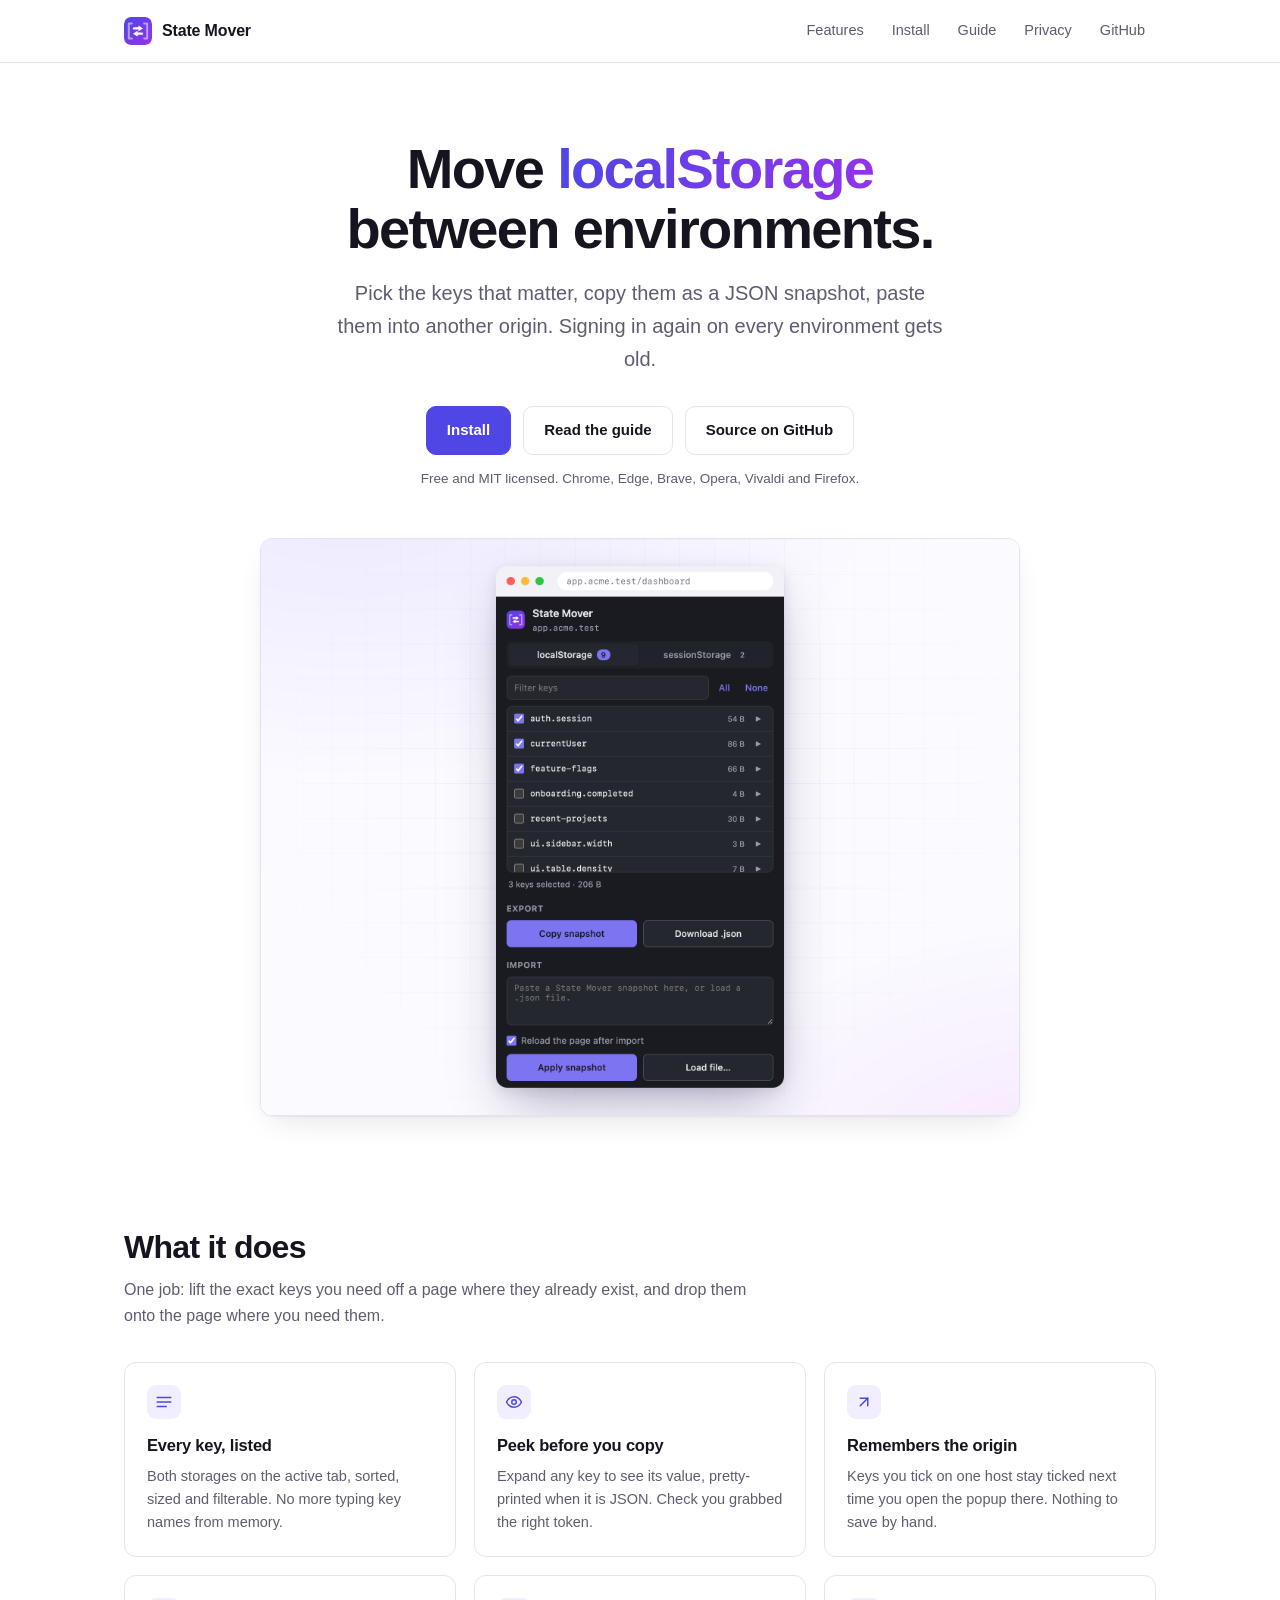
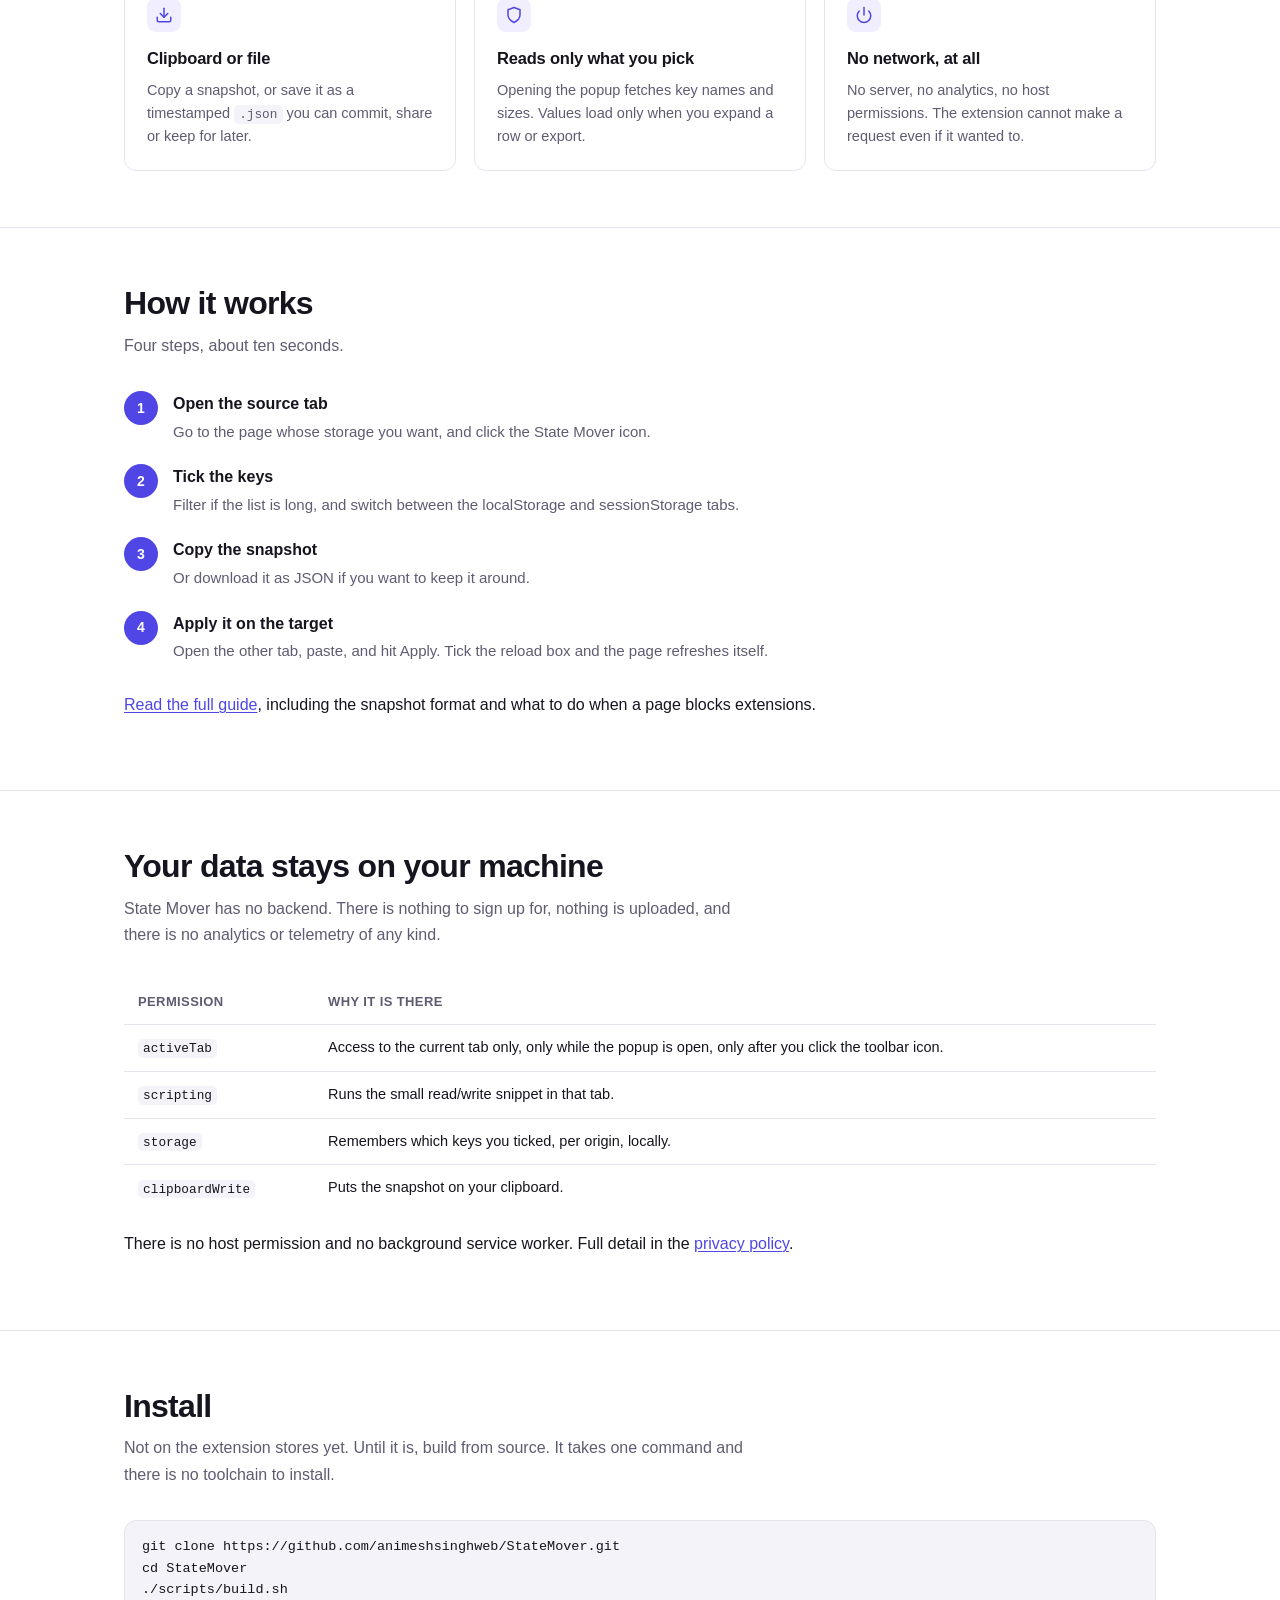
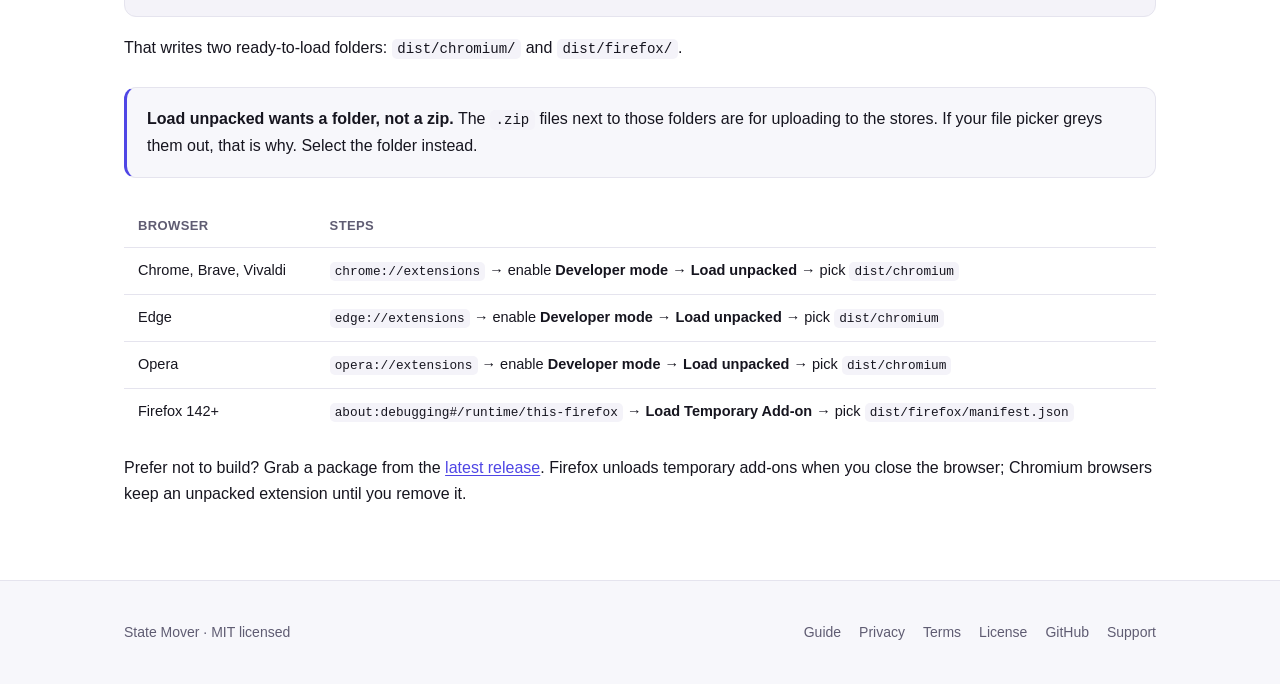
<file: docs/index.html>
<!DOCTYPE html>
<html lang="en">
<head>
<meta charset="UTF-8">
<meta name="viewport" content="width=device-width, initial-scale=1">
<title>State Mover - move localStorage between environments</title>
<meta name="description" content="A browser extension that copies selected localStorage and sessionStorage keys out of one page and applies them to another. No account, no server, no network calls.">
<link rel="canonical" href="https://animeshsingh.in/StateMover/">
<meta property="og:type" content="website">
<meta property="og:title" content="State Mover">
<meta property="og:description" content="Copy selected localStorage and sessionStorage keys out of one page and apply them to another.">
<meta property="og:url" content="https://animeshsingh.in/StateMover/">
<meta property="og:image" content="https://animeshsingh.in/StateMover/assets/og.png">
<meta name="twitter:card" content="summary_large_image">
<link rel="icon" href="assets/logo.svg" type="image/svg+xml">
<link rel="stylesheet" href="styles.css">
</head>
<body>

<header class="site-header">
    <div class="wrap">
        <a class="brand" href="./"><img src="assets/logo.svg" alt="">State Mover</a>
        <nav class="site-nav">
            <a href="#features">Features</a>
            <a href="#install">Install</a>
            <a href="guide.html">Guide</a>
            <a href="privacy.html">Privacy</a>
            <a href="https://github.com/animeshsinghweb/StateMover">GitHub</a>
        </nav>
    </div>
</header>

<main>

<div class="hero wrap">
    <h1>Move <em>localStorage</em><br>between environments.</h1>
    <p class="lede">
        Pick the keys that matter, copy them as a JSON snapshot, paste them into
        another origin. Signing in again on every environment gets old.
    </p>
    <div class="hero-actions">
        <a class="btn btn-primary" href="#install">Install</a>
        <a class="btn" href="guide.html">Read the guide</a>
        <a class="btn" href="https://github.com/animeshsinghweb/StateMover">Source on GitHub</a>
    </div>
    <p class="hero-note">Free and MIT licensed. Chrome, Edge, Brave, Opera, Vivaldi and Firefox.</p>
    <img class="hero-shot" src="assets/hero.png" width="1000" height="760"
         alt="The State Mover popup on a demo app: a localStorage tab with nine keys listed by name and size, three ticked, above Export and Import sections.">
</div>

<section id="features">
    <div class="wrap">
        <h2>What it does</h2>
        <p class="section-lede">
            One job: lift the exact keys you need off a page where they already
            exist, and drop them onto the page where you need them.
        </p>
        <div class="grid">
            <div class="card">
                <div class="card-icon"><svg viewBox="0 0 24 24" fill="none" stroke="currentColor" stroke-width="2" stroke-linecap="round" stroke-linejoin="round"><path d="M3 6h18M3 12h18M3 18h12"/></svg></div>
                <h3>Every key, listed</h3>
                <p>Both storages on the active tab, sorted, sized and filterable. No more typing key names from memory.</p>
            </div>
            <div class="card">
                <div class="card-icon"><svg viewBox="0 0 24 24" fill="none" stroke="currentColor" stroke-width="2" stroke-linecap="round" stroke-linejoin="round"><path d="M2 12s3.5-7 10-7 10 7 10 7-3.5 7-10 7-10-7-10-7Z"/><circle cx="12" cy="12" r="3"/></svg></div>
                <h3>Peek before you copy</h3>
                <p>Expand any key to see its value, pretty-printed when it is JSON. Check you grabbed the right token.</p>
            </div>
            <div class="card">
                <div class="card-icon"><svg viewBox="0 0 24 24" fill="none" stroke="currentColor" stroke-width="2" stroke-linecap="round" stroke-linejoin="round"><path d="M7 7h10v10"/><path d="M7 17 17 7"/></svg></div>
                <h3>Remembers the origin</h3>
                <p>Keys you tick on one host stay ticked next time you open the popup there. Nothing to save by hand.</p>
            </div>
            <div class="card">
                <div class="card-icon"><svg viewBox="0 0 24 24" fill="none" stroke="currentColor" stroke-width="2" stroke-linecap="round" stroke-linejoin="round"><path d="M21 15v4a2 2 0 0 1-2 2H5a2 2 0 0 1-2-2v-4"/><path d="M7 10l5 5 5-5"/><path d="M12 15V3"/></svg></div>
                <h3>Clipboard or file</h3>
                <p>Copy a snapshot, or save it as a timestamped <code>.json</code> you can commit, share or keep for later.</p>
            </div>
            <div class="card">
                <div class="card-icon"><svg viewBox="0 0 24 24" fill="none" stroke="currentColor" stroke-width="2" stroke-linecap="round" stroke-linejoin="round"><path d="M12 22s8-4 8-10V5l-8-3-8 3v7c0 6 8 10 8 10Z"/></svg></div>
                <h3>Reads only what you pick</h3>
                <p>Opening the popup fetches key names and sizes. Values load only when you expand a row or export.</p>
            </div>
            <div class="card">
                <div class="card-icon"><svg viewBox="0 0 24 24" fill="none" stroke="currentColor" stroke-width="2" stroke-linecap="round" stroke-linejoin="round"><path d="M18.36 6.64A9 9 0 1 1 5.64 6.64"/><path d="M12 2v10"/></svg></div>
                <h3>No network, at all</h3>
                <p>No server, no analytics, no host permissions. The extension cannot make a request even if it wanted to.</p>
            </div>
        </div>
    </div>
</section>

<section id="how">
    <div class="wrap">
        <h2>How it works</h2>
        <p class="section-lede">Four steps, about ten seconds.</p>
        <ol class="steps">
            <li><div><strong>Open the source tab</strong><p>Go to the page whose storage you want, and click the State Mover icon.</p></div></li>
            <li><div><strong>Tick the keys</strong><p>Filter if the list is long, and switch between the localStorage and sessionStorage tabs.</p></div></li>
            <li><div><strong>Copy the snapshot</strong><p>Or download it as JSON if you want to keep it around.</p></div></li>
            <li><div><strong>Apply it on the target</strong><p>Open the other tab, paste, and hit Apply. Tick the reload box and the page refreshes itself.</p></div></li>
        </ol>
        <p style="margin-top:28px"><a href="guide.html">Read the full guide</a>, including the snapshot format and what to do when a page blocks extensions.</p>
    </div>
</section>

<section id="privacy-teaser">
    <div class="wrap">
        <h2>Your data stays on your machine</h2>
        <p class="section-lede">
            State Mover has no backend. There is nothing to sign up for, nothing
            is uploaded, and there is no analytics or telemetry of any kind.
        </p>
        <div class="table-scroll">
            <table>
                <thead><tr><th>Permission</th><th>Why it is there</th></tr></thead>
                <tbody>
                    <tr><td><code>activeTab</code></td><td>Access to the current tab only, only while the popup is open, only after you click the toolbar icon.</td></tr>
                    <tr><td><code>scripting</code></td><td>Runs the small read/write snippet in that tab.</td></tr>
                    <tr><td><code>storage</code></td><td>Remembers which keys you ticked, per origin, locally.</td></tr>
                    <tr><td><code>clipboardWrite</code></td><td>Puts the snapshot on your clipboard.</td></tr>
                </tbody>
            </table>
        </div>
        <p>There is no host permission and no background service worker. Full detail in the <a href="privacy.html">privacy policy</a>.</p>
    </div>
</section>

<section id="install">
    <div class="wrap">
        <h2>Install</h2>
        <p class="section-lede">
            Not on the extension stores yet. Until it is, build from source. It
            takes one command and there is no toolchain to install.
        </p>

        <pre><code>git clone https://github.com/animeshsinghweb/StateMover.git
cd StateMover
./scripts/build.sh</code></pre>

        <p>That writes two ready-to-load folders: <code>dist/chromium/</code> and <code>dist/firefox/</code>.</p>

        <div class="callout">
            <p><strong>Load unpacked wants a folder, not a zip.</strong> The
            <code>.zip</code> files next to those folders are for uploading to the
            stores. If your file picker greys them out, that is why. Select the
            folder instead.</p>
        </div>

        <div class="table-scroll">
            <table>
                <thead><tr><th>Browser</th><th>Steps</th></tr></thead>
                <tbody>
                    <tr><td>Chrome, Brave, Vivaldi</td><td><code>chrome://extensions</code> &rarr; enable <strong>Developer mode</strong> &rarr; <strong>Load unpacked</strong> &rarr; pick <code>dist/chromium</code></td></tr>
                    <tr><td>Edge</td><td><code>edge://extensions</code> &rarr; enable <strong>Developer mode</strong> &rarr; <strong>Load unpacked</strong> &rarr; pick <code>dist/chromium</code></td></tr>
                    <tr><td>Opera</td><td><code>opera://extensions</code> &rarr; enable <strong>Developer mode</strong> &rarr; <strong>Load unpacked</strong> &rarr; pick <code>dist/chromium</code></td></tr>
                    <tr><td>Firefox 142+</td><td><code>about:debugging#/runtime/this-firefox</code> &rarr; <strong>Load Temporary Add-on</strong> &rarr; pick <code>dist/firefox/manifest.json</code></td></tr>
                </tbody>
            </table>
        </div>

        <p>
            Prefer not to build? Grab a package from the
            <a href="https://github.com/animeshsinghweb/StateMover/releases/latest">latest release</a>.
            Firefox unloads temporary add-ons when you close the browser; Chromium
            browsers keep an unpacked extension until you remove it.
        </p>
    </div>
</section>

</main>

<footer class="site-footer">
    <div class="wrap">
        <span>State Mover &middot; MIT licensed</span>
        <nav class="footer-links">
            <a href="guide.html">Guide</a>
            <a href="privacy.html">Privacy</a>
            <a href="terms.html">Terms</a>
            <a href="license.html">License</a>
            <a href="https://github.com/animeshsinghweb/StateMover">GitHub</a>
            <a href="https://github.com/animeshsinghweb/StateMover/issues">Support</a>
        </nav>
    </div>
</footer>

</body>
</html>
</file>
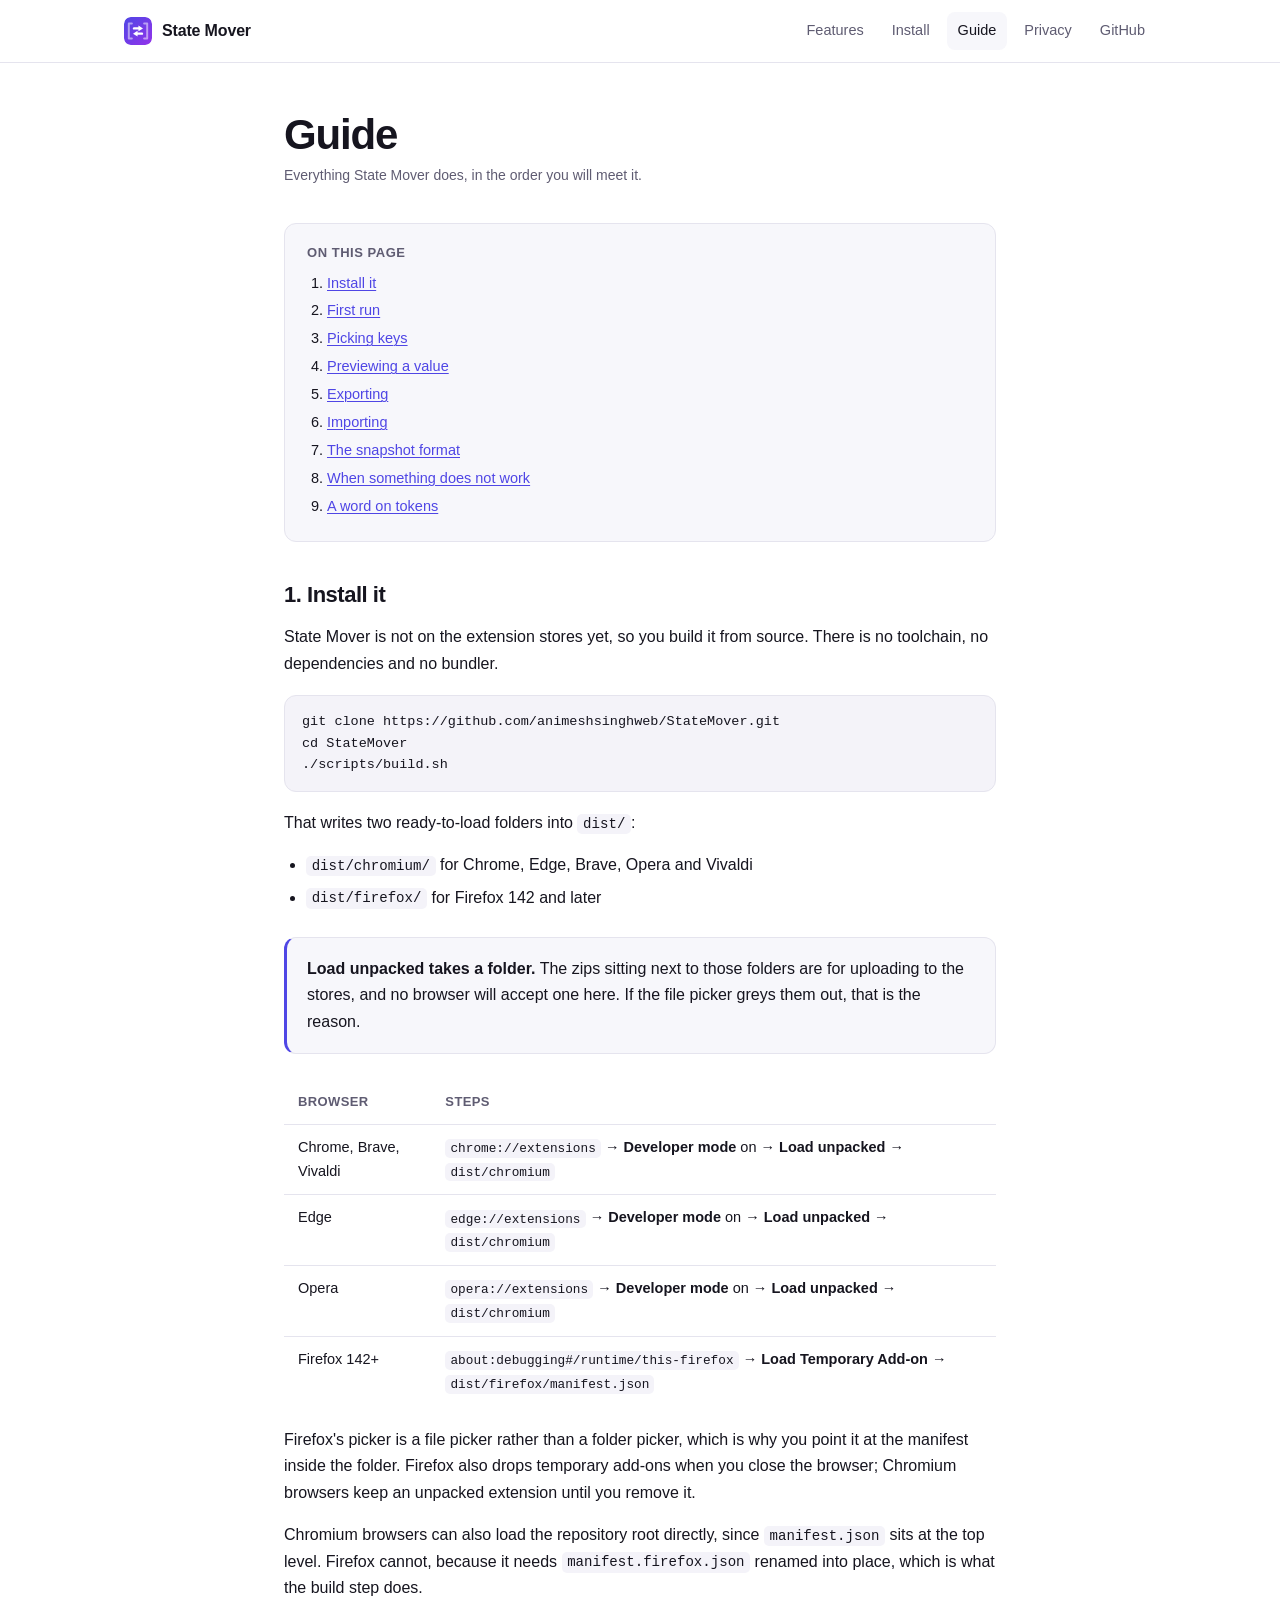
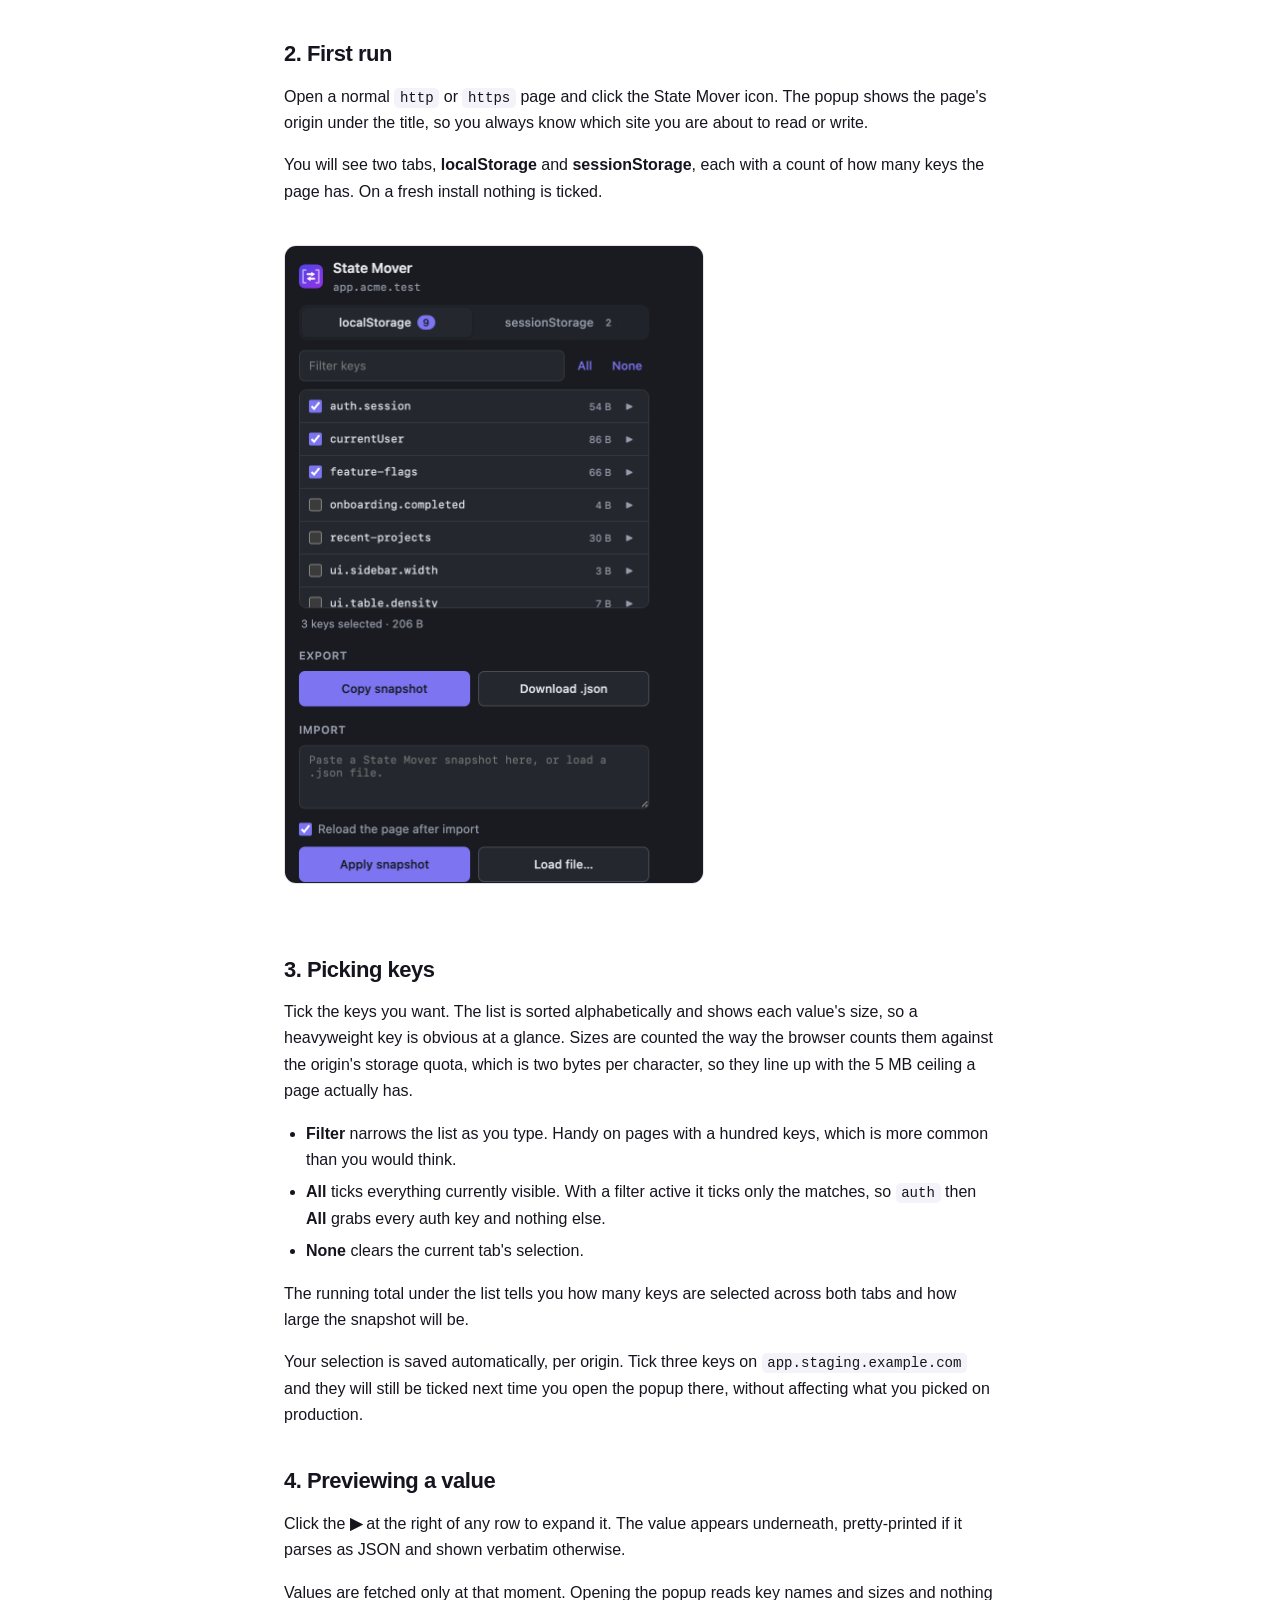
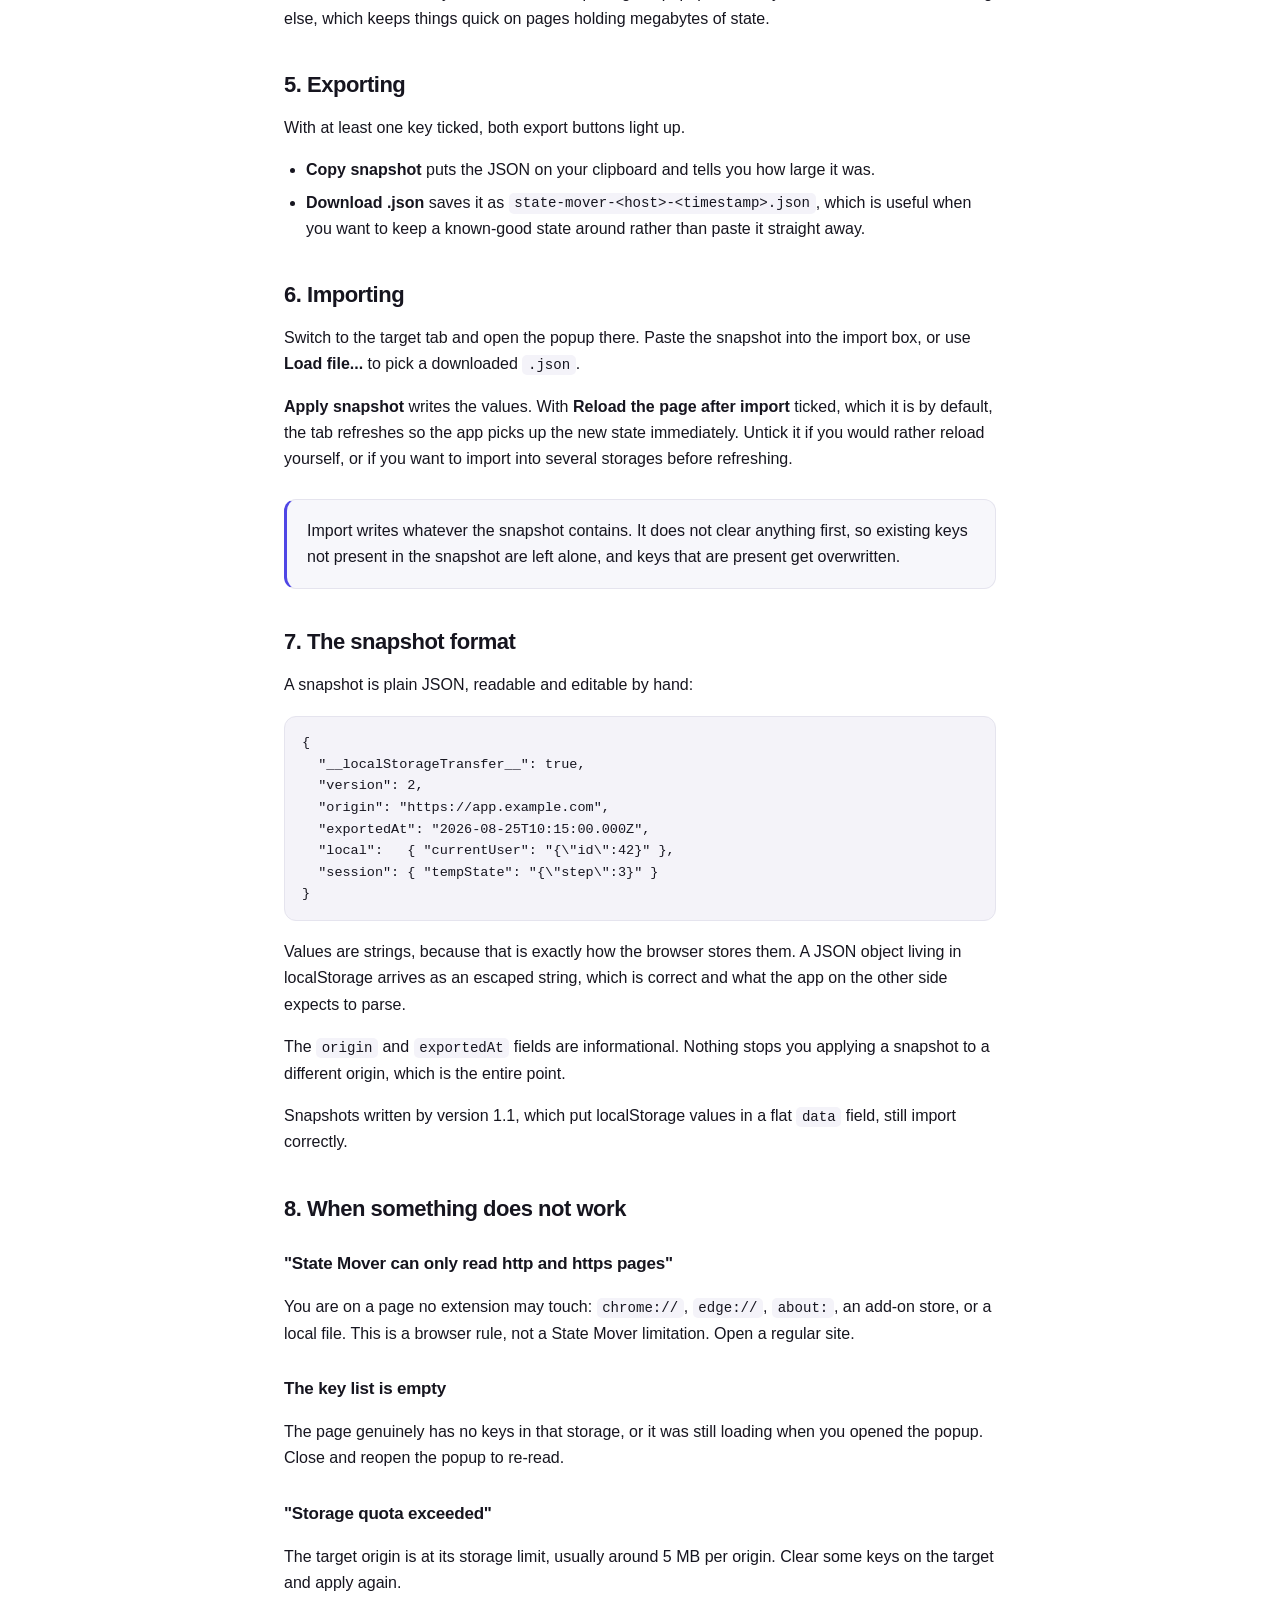
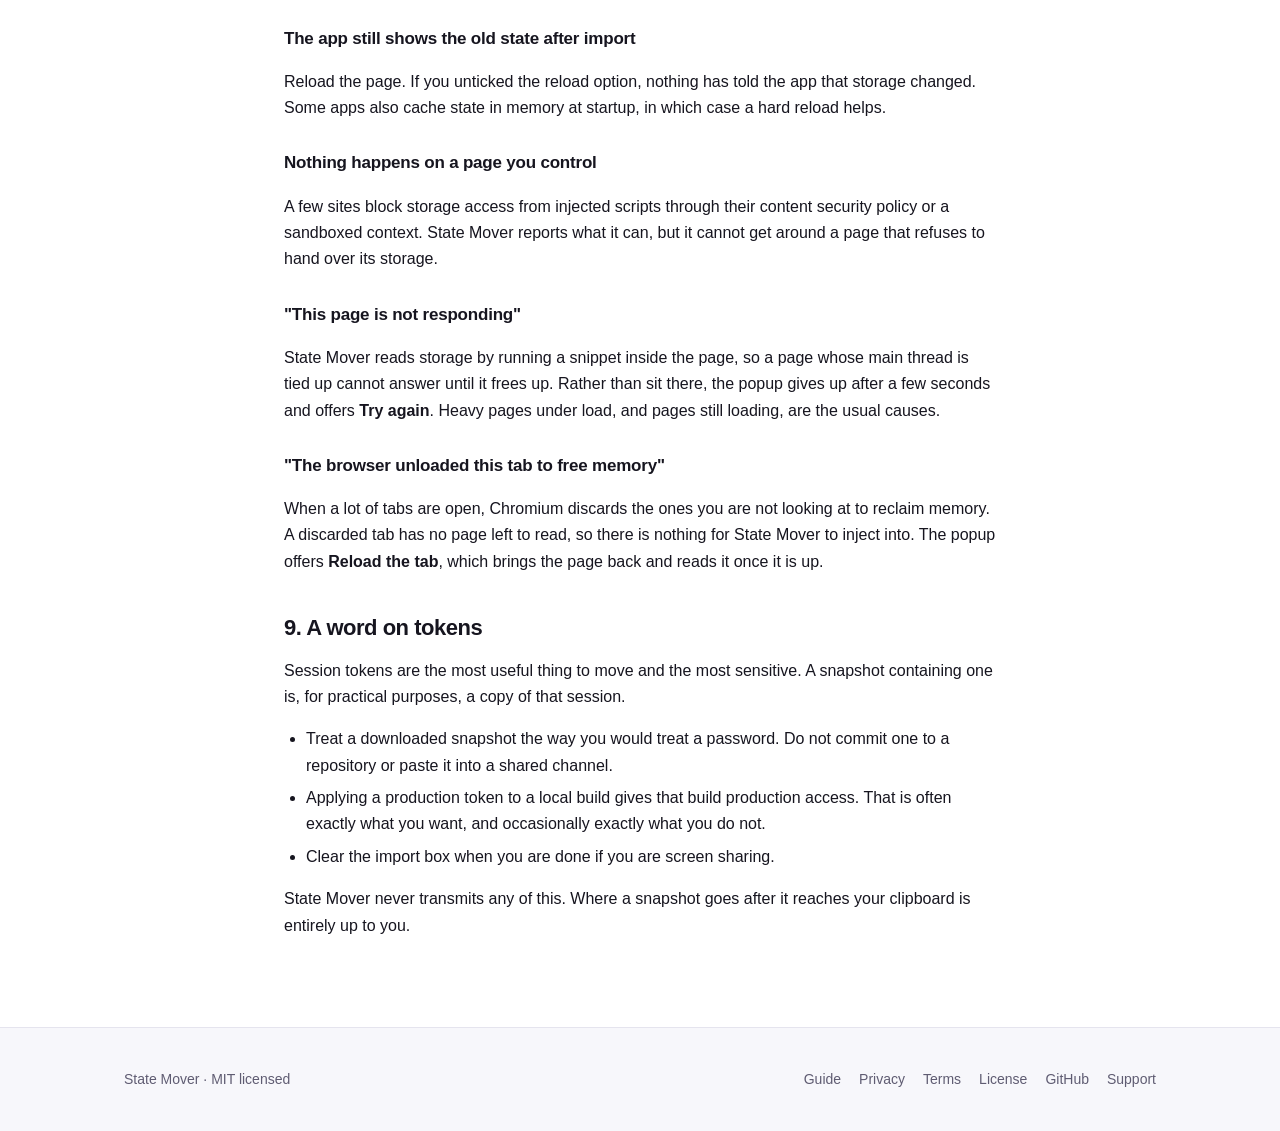
<file: docs/guide.html>
<!DOCTYPE html>
<html lang="en">
<head>
<meta charset="UTF-8">
<meta name="viewport" content="width=device-width, initial-scale=1">
<title>Guide - State Mover</title>
<meta name="description" content="How to install State Mover, pick keys, export a snapshot, import it on another origin, and what to do when something does not work.">
<link rel="canonical" href="https://animeshsingh.in/StateMover/guide.html">
<meta property="og:title" content="State Mover guide">
<meta property="og:description" content="Install, pick keys, export, import, and troubleshoot.">
<meta property="og:image" content="https://animeshsingh.in/StateMover/assets/og.png">
<meta name="twitter:card" content="summary_large_image">
<link rel="icon" href="assets/logo.svg" type="image/svg+xml">
<link rel="stylesheet" href="styles.css">
</head>
<body>

<header class="site-header">
    <div class="wrap">
        <a class="brand" href="./"><img src="assets/logo.svg" alt="">State Mover</a>
        <nav class="site-nav">
            <a href="./#features">Features</a>
            <a href="./#install">Install</a>
            <a href="guide.html" aria-current="page">Guide</a>
            <a href="privacy.html">Privacy</a>
            <a href="https://github.com/animeshsinghweb/StateMover">GitHub</a>
        </nav>
    </div>
</header>

<main class="doc">
<div class="wrap">

<h1>Guide</h1>
<p class="updated">Everything State Mover does, in the order you will meet it.</p>

<nav class="toc">
    <strong>On this page</strong>
    <ol>
        <li><a href="#install">Install it</a></li>
        <li><a href="#first-run">First run</a></li>
        <li><a href="#picking">Picking keys</a></li>
        <li><a href="#preview">Previewing a value</a></li>
        <li><a href="#export">Exporting</a></li>
        <li><a href="#import">Importing</a></li>
        <li><a href="#format">The snapshot format</a></li>
        <li><a href="#troubleshooting">When something does not work</a></li>
        <li><a href="#safety">A word on tokens</a></li>
    </ol>
</nav>

<section id="install">
<h2>1. Install it</h2>

<p>State Mover is not on the extension stores yet, so you build it from source. There is no toolchain, no dependencies and no bundler.</p>

<pre><code>git clone https://github.com/animeshsinghweb/StateMover.git
cd StateMover
./scripts/build.sh</code></pre>

<p>That writes two ready-to-load folders into <code>dist/</code>:</p>

<ul>
    <li><code>dist/chromium/</code> for Chrome, Edge, Brave, Opera and Vivaldi</li>
    <li><code>dist/firefox/</code> for Firefox 142 and later</li>
</ul>

<div class="callout">
<p><strong>Load unpacked takes a folder.</strong> The zips sitting next to those
folders are for uploading to the stores, and no browser will accept one here. If
the file picker greys them out, that is the reason.</p>
</div>

<div class="table-scroll">
<table>
    <thead><tr><th>Browser</th><th>Steps</th></tr></thead>
    <tbody>
        <tr><td>Chrome, Brave, Vivaldi</td><td><code>chrome://extensions</code> &rarr; <strong>Developer mode</strong> on &rarr; <strong>Load unpacked</strong> &rarr; <code>dist/chromium</code></td></tr>
        <tr><td>Edge</td><td><code>edge://extensions</code> &rarr; <strong>Developer mode</strong> on &rarr; <strong>Load unpacked</strong> &rarr; <code>dist/chromium</code></td></tr>
        <tr><td>Opera</td><td><code>opera://extensions</code> &rarr; <strong>Developer mode</strong> on &rarr; <strong>Load unpacked</strong> &rarr; <code>dist/chromium</code></td></tr>
        <tr><td>Firefox 142+</td><td><code>about:debugging#/runtime/this-firefox</code> &rarr; <strong>Load Temporary Add-on</strong> &rarr; <code>dist/firefox/manifest.json</code></td></tr>
    </tbody>
</table>
</div>

<p>Firefox's picker is a file picker rather than a folder picker, which is why you point it at the manifest inside the folder. Firefox also drops temporary add-ons when you close the browser; Chromium browsers keep an unpacked extension until you remove it.</p>

<p>Chromium browsers can also load the repository root directly, since <code>manifest.json</code> sits at the top level. Firefox cannot, because it needs <code>manifest.firefox.json</code> renamed into place, which is what the build step does.</p>
</section>

<section id="first-run">
<h2>2. First run</h2>

<p>Open a normal <code>http</code> or <code>https</code> page and click the State Mover icon. The popup shows the page's origin under the title, so you always know which site you are about to read or write.</p>

<p>You will see two tabs, <strong>localStorage</strong> and <strong>sessionStorage</strong>, each with a count of how many keys the page has. On a fresh install nothing is ticked.</p>

<img src="assets/popup.png" width="420" height="640" alt="The State Mover popup showing the localStorage tab with a filter box, a scrollable list of keys with checkboxes and byte sizes, and Export and Import sections below." style="border:1px solid var(--border);border-radius:12px;margin:24px 0">
</section>

<section id="picking">
<h2>3. Picking keys</h2>

<p>Tick the keys you want. The list is sorted alphabetically and shows each value's size, so a heavyweight key is obvious at a glance. Sizes are counted the way the browser counts them against the origin's storage quota, which is two bytes per character, so they line up with the 5 MB ceiling a page actually has.</p>

<ul>
    <li><strong>Filter</strong> narrows the list as you type. Handy on pages with a hundred keys, which is more common than you would think.</li>
    <li><strong>All</strong> ticks everything currently visible. With a filter active it ticks only the matches, so <code>auth</code> then <strong>All</strong> grabs every auth key and nothing else.</li>
    <li><strong>None</strong> clears the current tab's selection.</li>
</ul>

<p>The running total under the list tells you how many keys are selected across both tabs and how large the snapshot will be.</p>

<p>Your selection is saved automatically, per origin. Tick three keys on <code>app.staging.example.com</code> and they will still be ticked next time you open the popup there, without affecting what you picked on production.</p>
</section>

<section id="preview">
<h2>4. Previewing a value</h2>

<p>Click the <strong>&#9654;</strong> at the right of any row to expand it. The value appears underneath, pretty-printed if it parses as JSON and shown verbatim otherwise.</p>

<p>Values are fetched only at that moment. Opening the popup reads key names and sizes and nothing else, which keeps things quick on pages holding megabytes of state.</p>
</section>

<section id="export">
<h2>5. Exporting</h2>

<p>With at least one key ticked, both export buttons light up.</p>

<ul>
    <li><strong>Copy snapshot</strong> puts the JSON on your clipboard and tells you how large it was.</li>
    <li><strong>Download .json</strong> saves it as <code>state-mover-&lt;host&gt;-&lt;timestamp&gt;.json</code>, which is useful when you want to keep a known-good state around rather than paste it straight away.</li>
</ul>
</section>

<section id="import">
<h2>6. Importing</h2>

<p>Switch to the target tab and open the popup there. Paste the snapshot into the import box, or use <strong>Load file...</strong> to pick a downloaded <code>.json</code>.</p>

<p><strong>Apply snapshot</strong> writes the values. With <strong>Reload the page after import</strong> ticked, which it is by default, the tab refreshes so the app picks up the new state immediately. Untick it if you would rather reload yourself, or if you want to import into several storages before refreshing.</p>

<div class="callout">
<p>Import writes whatever the snapshot contains. It does not clear anything first,
so existing keys not present in the snapshot are left alone, and keys that are
present get overwritten.</p>
</div>
</section>

<section id="format">
<h2>7. The snapshot format</h2>

<p>A snapshot is plain JSON, readable and editable by hand:</p>

<pre><code>{
  "__localStorageTransfer__": true,
  "version": 2,
  "origin": "https://app.example.com",
  "exportedAt": "2026-08-25T10:15:00.000Z",
  "local":   { "currentUser": "{\"id\":42}" },
  "session": { "tempState": "{\"step\":3}" }
}</code></pre>

<p>Values are strings, because that is exactly how the browser stores them. A JSON object living in localStorage arrives as an escaped string, which is correct and what the app on the other side expects to parse.</p>

<p>The <code>origin</code> and <code>exportedAt</code> fields are informational. Nothing stops you applying a snapshot to a different origin, which is the entire point.</p>

<p>Snapshots written by version 1.1, which put localStorage values in a flat <code>data</code> field, still import correctly.</p>
</section>

<section id="troubleshooting">
<h2>8. When something does not work</h2>

<h3>"State Mover can only read http and https pages"</h3>
<p>You are on a page no extension may touch: <code>chrome://</code>, <code>edge://</code>, <code>about:</code>, an add-on store, or a local file. This is a browser rule, not a State Mover limitation. Open a regular site.</p>

<h3>The key list is empty</h3>
<p>The page genuinely has no keys in that storage, or it was still loading when you opened the popup. Close and reopen the popup to re-read.</p>

<h3>"Storage quota exceeded"</h3>
<p>The target origin is at its storage limit, usually around 5 MB per origin. Clear some keys on the target and apply again.</p>

<h3>The app still shows the old state after import</h3>
<p>Reload the page. If you unticked the reload option, nothing has told the app that storage changed. Some apps also cache state in memory at startup, in which case a hard reload helps.</p>

<h3>Nothing happens on a page you control</h3>
<p>A few sites block storage access from injected scripts through their content security policy or a sandboxed context. State Mover reports what it can, but it cannot get around a page that refuses to hand over its storage.</p>

<h3>"This page is not responding"</h3>
<p>State Mover reads storage by running a snippet inside the page, so a page whose main thread is tied up cannot answer until it frees up. Rather than sit there, the popup gives up after a few seconds and offers <strong>Try again</strong>. Heavy pages under load, and pages still loading, are the usual causes.</p>

<h3>"The browser unloaded this tab to free memory"</h3>
<p>When a lot of tabs are open, Chromium discards the ones you are not looking at to reclaim memory. A discarded tab has no page left to read, so there is nothing for State Mover to inject into. The popup offers <strong>Reload the tab</strong>, which brings the page back and reads it once it is up.</p>
</section>

<section id="safety">
<h2>9. A word on tokens</h2>

<p>Session tokens are the most useful thing to move and the most sensitive. A snapshot containing one is, for practical purposes, a copy of that session.</p>

<ul>
    <li>Treat a downloaded snapshot the way you would treat a password. Do not commit one to a repository or paste it into a shared channel.</li>
    <li>Applying a production token to a local build gives that build production access. That is often exactly what you want, and occasionally exactly what you do not.</li>
    <li>Clear the import box when you are done if you are screen sharing.</li>
</ul>

<p>State Mover never transmits any of this. Where a snapshot goes after it reaches your clipboard is entirely up to you.</p>
</section>

</div>
</main>

<footer class="site-footer">
    <div class="wrap">
        <span>State Mover &middot; MIT licensed</span>
        <nav class="footer-links">
            <a href="guide.html">Guide</a>
            <a href="privacy.html">Privacy</a>
            <a href="terms.html">Terms</a>
            <a href="license.html">License</a>
            <a href="https://github.com/animeshsinghweb/StateMover">GitHub</a>
            <a href="https://github.com/animeshsinghweb/StateMover/issues">Support</a>
        </nav>
    </div>
</footer>

</body>
</html>
</file>
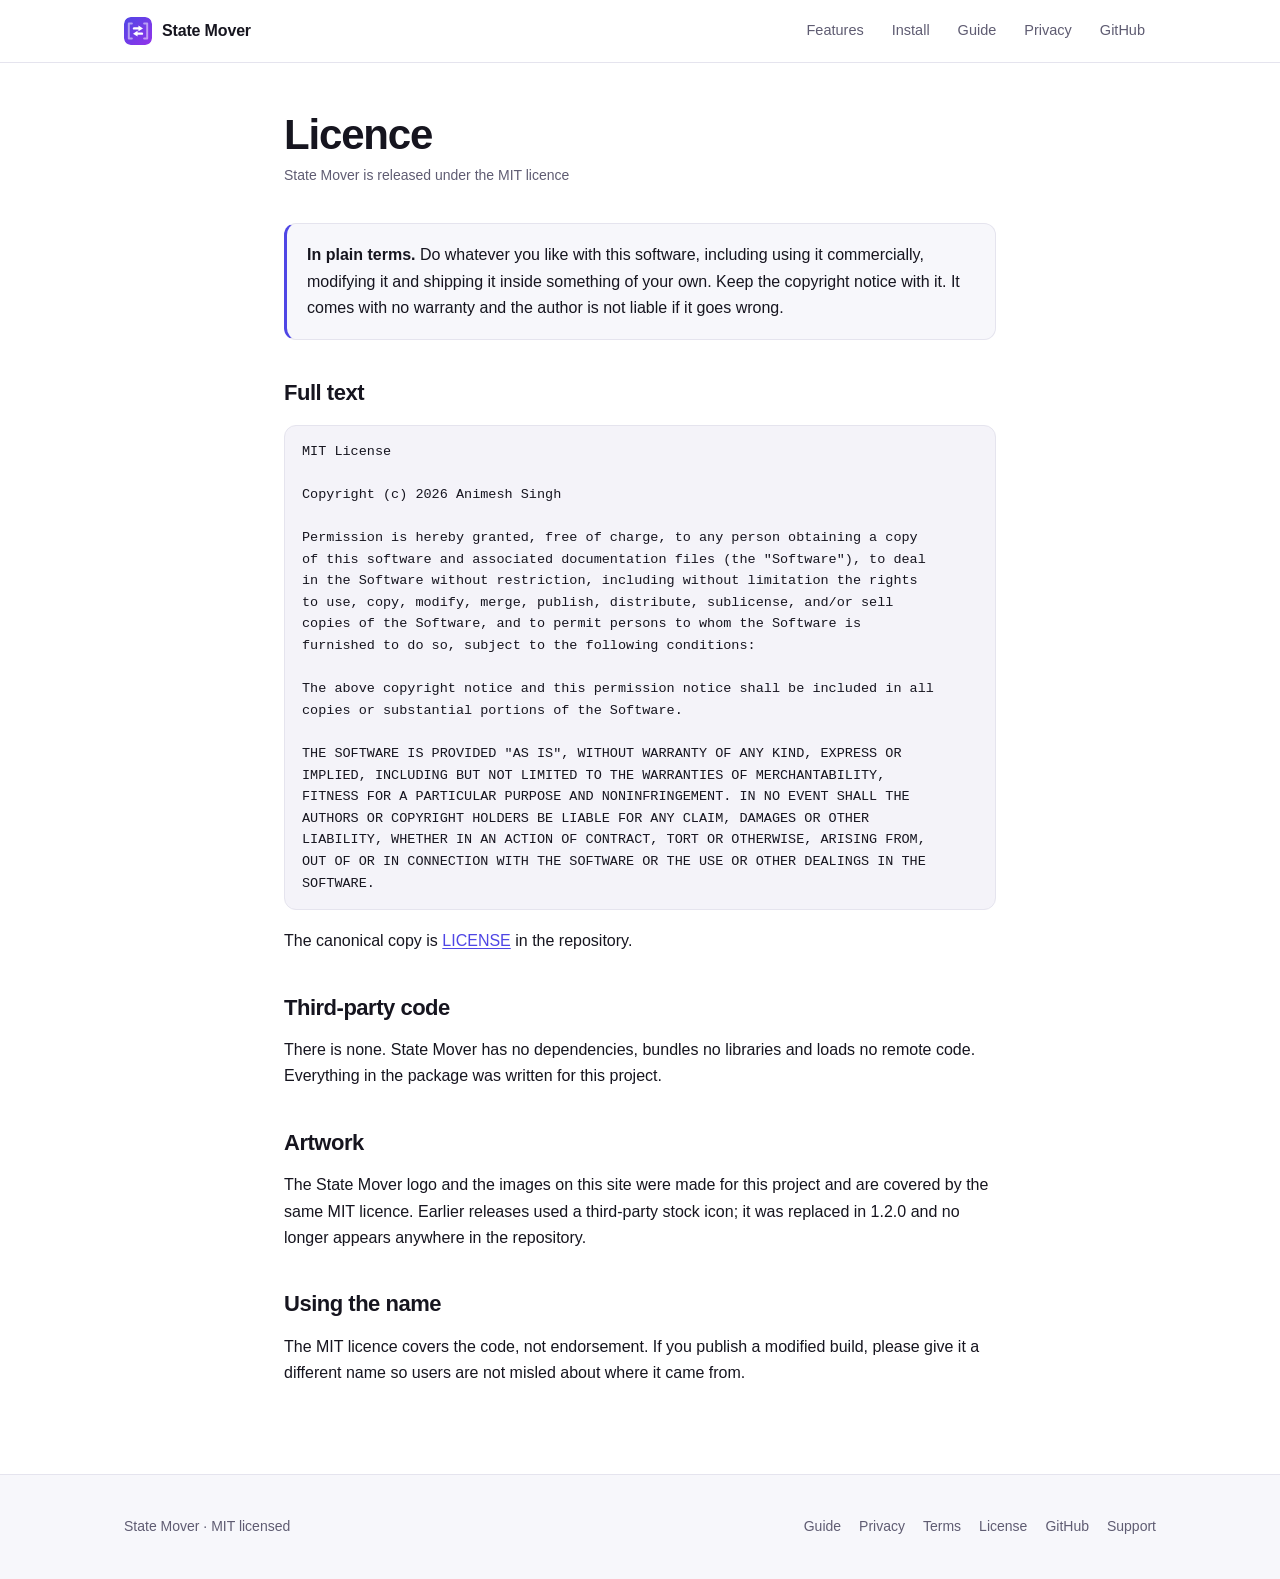
<file: docs/license.html>
<!DOCTYPE html>
<html lang="en">
<head>
<meta charset="UTF-8">
<meta name="viewport" content="width=device-width, initial-scale=1">
<title>Licence - State Mover</title>
<meta name="description" content="State Mover is released under the MIT licence. Full text, third-party code, and artwork terms.">
<link rel="canonical" href="https://animeshsingh.in/StateMover/license.html">
<meta property="og:title" content="State Mover - Licence">
<meta property="og:description" content="State Mover is released under the MIT licence. Full text, third-party code, and artwork terms.">
<meta property="og:image" content="https://animeshsingh.in/StateMover/assets/og.png">
<meta name="twitter:card" content="summary_large_image">
<link rel="icon" href="assets/logo.svg" type="image/svg+xml">
<link rel="stylesheet" href="styles.css">
</head>
<body>

<header class="site-header">
    <div class="wrap">
        <a class="brand" href="./"><img src="assets/logo.svg" alt="">State Mover</a>
        <nav class="site-nav">
            <a href="./#features">Features</a>
            <a href="./#install">Install</a>
            <a href="guide.html">Guide</a>
            <a href="privacy.html">Privacy</a>
            <a href="https://github.com/animeshsinghweb/StateMover">GitHub</a>
        </nav>
    </div>
</header>

<main class="doc">
<div class="wrap">
<h1>Licence</h1>
<p class="updated">State Mover is released under the MIT licence</p>

<div class="callout">
<p><strong>In plain terms.</strong> Do whatever you like with this software,
including using it commercially, modifying it and shipping it inside something
of your own. Keep the copyright notice with it. It comes with no warranty and
the author is not liable if it goes wrong.</p>
</div>

<h2>Full text</h2>

<pre><code>MIT License

Copyright (c) 2026 Animesh Singh

Permission is hereby granted, free of charge, to any person obtaining a copy
of this software and associated documentation files (the "Software"), to deal
in the Software without restriction, including without limitation the rights
to use, copy, modify, merge, publish, distribute, sublicense, and/or sell
copies of the Software, and to permit persons to whom the Software is
furnished to do so, subject to the following conditions:

The above copyright notice and this permission notice shall be included in all
copies or substantial portions of the Software.

THE SOFTWARE IS PROVIDED "AS IS", WITHOUT WARRANTY OF ANY KIND, EXPRESS OR
IMPLIED, INCLUDING BUT NOT LIMITED TO THE WARRANTIES OF MERCHANTABILITY,
FITNESS FOR A PARTICULAR PURPOSE AND NONINFRINGEMENT. IN NO EVENT SHALL THE
AUTHORS OR COPYRIGHT HOLDERS BE LIABLE FOR ANY CLAIM, DAMAGES OR OTHER
LIABILITY, WHETHER IN AN ACTION OF CONTRACT, TORT OR OTHERWISE, ARISING FROM,
OUT OF OR IN CONNECTION WITH THE SOFTWARE OR THE USE OR OTHER DEALINGS IN THE
SOFTWARE.</code></pre>

<p>The canonical copy is <a href="https://github.com/animeshsinghweb/StateMover/blob/main/LICENSE">LICENSE</a> in the repository.</p>

<h2>Third-party code</h2>
<p>There is none. State Mover has no dependencies, bundles no libraries and loads no remote code. Everything in the package was written for this project.</p>

<h2>Artwork</h2>
<p>The State Mover logo and the images on this site were made for this project and are covered by the same MIT licence. Earlier releases used a third-party stock icon; it was replaced in 1.2.0 and no longer appears anywhere in the repository.</p>

<h2>Using the name</h2>
<p>The MIT licence covers the code, not endorsement. If you publish a modified build, please give it a different name so users are not misled about where it came from.</p>
</div>
</main>

<footer class="site-footer">
    <div class="wrap">
        <span>State Mover &middot; MIT licensed</span>
        <nav class="footer-links">
            <a href="guide.html">Guide</a>
            <a href="privacy.html">Privacy</a>
            <a href="terms.html">Terms</a>
            <a href="license.html">License</a>
            <a href="https://github.com/animeshsinghweb/StateMover">GitHub</a>
            <a href="https://github.com/animeshsinghweb/StateMover/issues">Support</a>
        </nav>
    </div>
</footer>

</body>
</html>
</file>
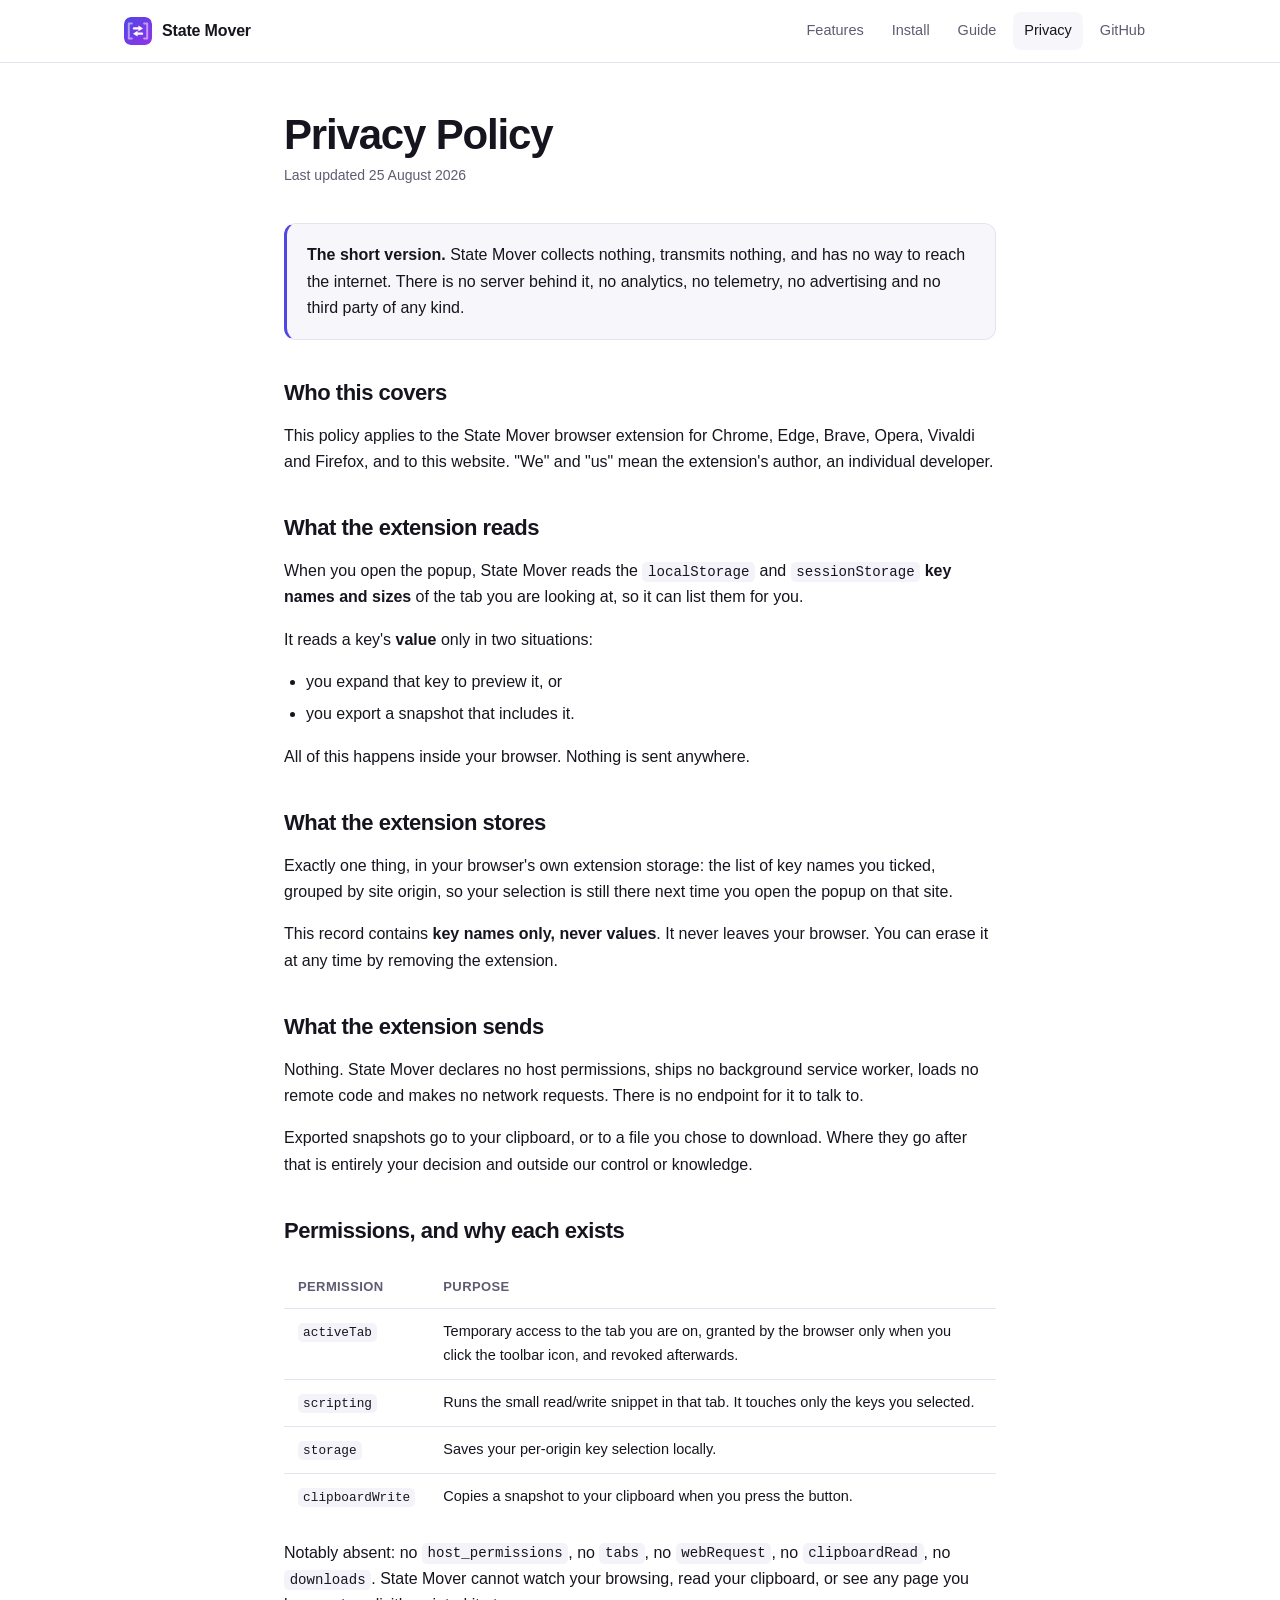
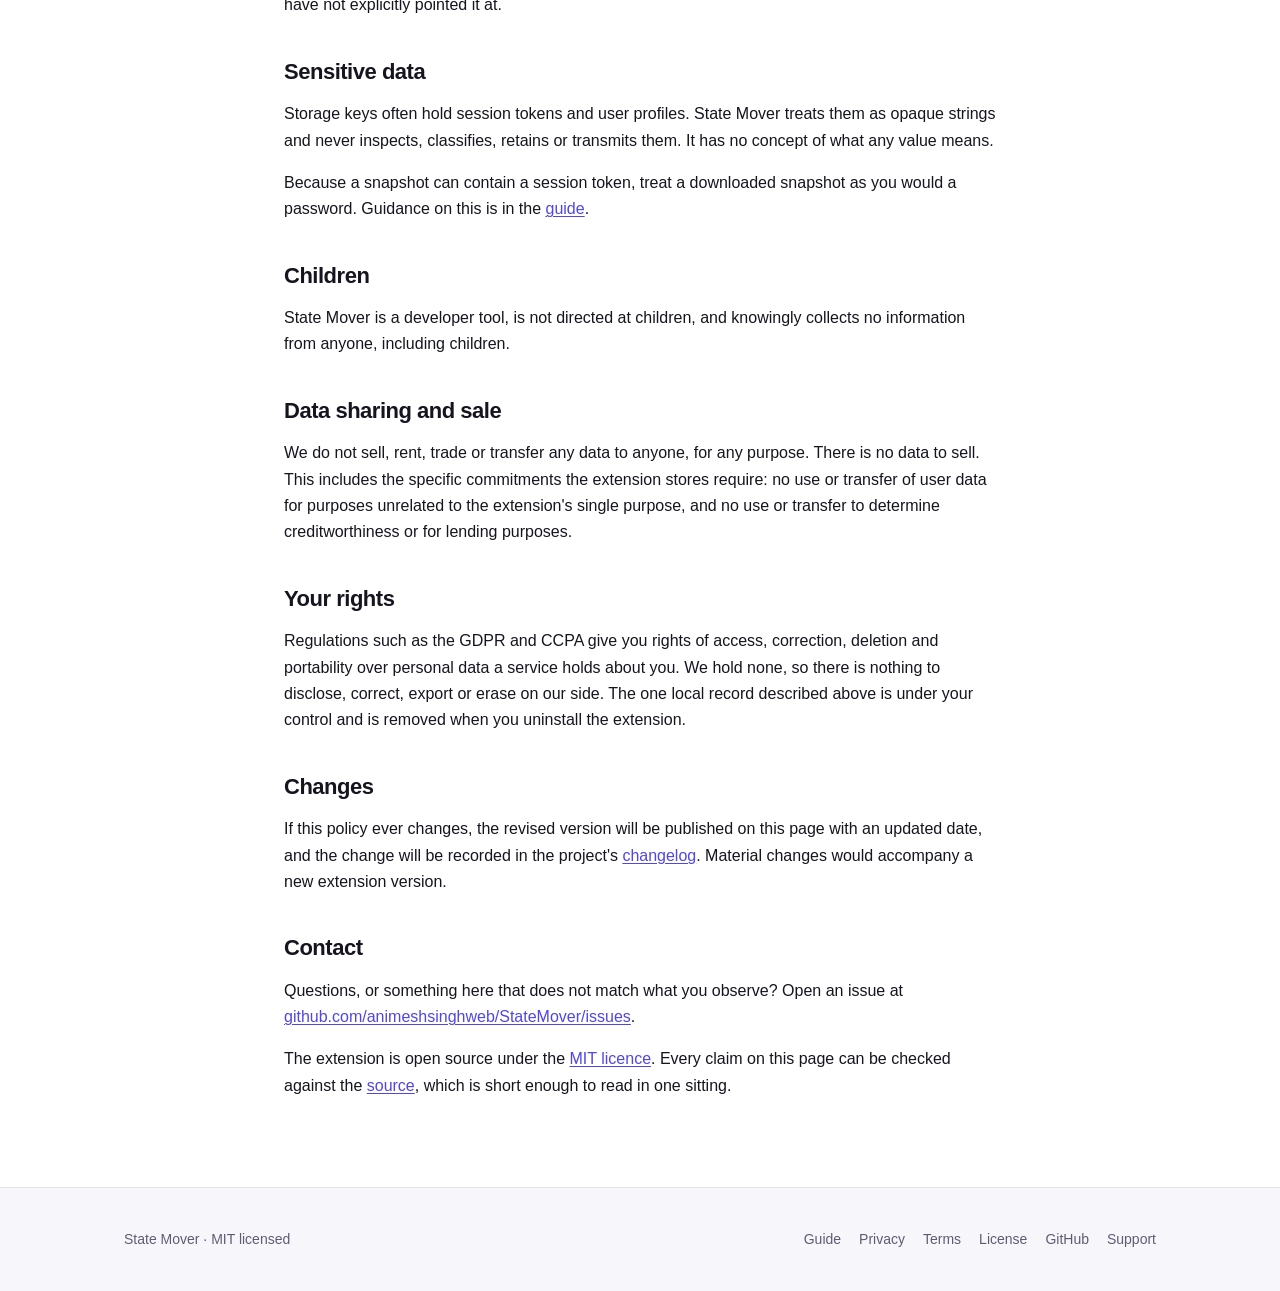
<file: docs/privacy.html>
<!DOCTYPE html>
<html lang="en">
<head>
<meta charset="UTF-8">
<meta name="viewport" content="width=device-width, initial-scale=1">
<title>Privacy Policy - State Mover</title>
<meta name="description" content="State Mover collects, transmits, sells and shares no data. It has no server, no analytics and no network access.">
<link rel="canonical" href="https://animeshsingh.in/StateMover/privacy.html">
<meta property="og:title" content="State Mover - Privacy Policy">
<meta property="og:description" content="State Mover collects, transmits, sells and shares no data. It has no server, no analytics and no network access.">
<meta property="og:image" content="https://animeshsingh.in/StateMover/assets/og.png">
<meta name="twitter:card" content="summary_large_image">
<link rel="icon" href="assets/logo.svg" type="image/svg+xml">
<link rel="stylesheet" href="styles.css">
</head>
<body>

<header class="site-header">
    <div class="wrap">
        <a class="brand" href="./"><img src="assets/logo.svg" alt="">State Mover</a>
        <nav class="site-nav">
            <a href="./#features">Features</a>
            <a href="./#install">Install</a>
            <a href="guide.html">Guide</a>
            <a href="privacy.html" aria-current="page">Privacy</a>
            <a href="https://github.com/animeshsinghweb/StateMover">GitHub</a>
        </nav>
    </div>
</header>

<main class="doc">
<div class="wrap">
<h1>Privacy Policy</h1>
<p class="updated">Last updated 25 August 2026</p>

<div class="callout">
<p><strong>The short version.</strong> State Mover collects nothing, transmits
nothing, and has no way to reach the internet. There is no server behind it, no
analytics, no telemetry, no advertising and no third party of any kind.</p>
</div>

<h2>Who this covers</h2>
<p>This policy applies to the State Mover browser extension for Chrome, Edge, Brave, Opera, Vivaldi and Firefox, and to this website. "We" and "us" mean the extension's author, an individual developer.</p>

<h2>What the extension reads</h2>
<p>When you open the popup, State Mover reads the <code>localStorage</code> and <code>sessionStorage</code> <strong>key names and sizes</strong> of the tab you are looking at, so it can list them for you.</p>
<p>It reads a key's <strong>value</strong> only in two situations:</p>
<ul>
    <li>you expand that key to preview it, or</li>
    <li>you export a snapshot that includes it.</li>
</ul>
<p>All of this happens inside your browser. Nothing is sent anywhere.</p>

<h2>What the extension stores</h2>
<p>Exactly one thing, in your browser's own extension storage: the list of key names you ticked, grouped by site origin, so your selection is still there next time you open the popup on that site.</p>
<p>This record contains <strong>key names only, never values</strong>. It never leaves your browser. You can erase it at any time by removing the extension.</p>

<h2>What the extension sends</h2>
<p>Nothing. State Mover declares no host permissions, ships no background service worker, loads no remote code and makes no network requests. There is no endpoint for it to talk to.</p>
<p>Exported snapshots go to your clipboard, or to a file you chose to download. Where they go after that is entirely your decision and outside our control or knowledge.</p>

<h2>Permissions, and why each exists</h2>
<div class="table-scroll">
<table>
    <thead><tr><th>Permission</th><th>Purpose</th></tr></thead>
    <tbody>
        <tr><td><code>activeTab</code></td><td>Temporary access to the tab you are on, granted by the browser only when you click the toolbar icon, and revoked afterwards.</td></tr>
        <tr><td><code>scripting</code></td><td>Runs the small read/write snippet in that tab. It touches only the keys you selected.</td></tr>
        <tr><td><code>storage</code></td><td>Saves your per-origin key selection locally.</td></tr>
        <tr><td><code>clipboardWrite</code></td><td>Copies a snapshot to your clipboard when you press the button.</td></tr>
    </tbody>
</table>
</div>
<p>Notably absent: no <code>host_permissions</code>, no <code>tabs</code>, no <code>webRequest</code>, no <code>clipboardRead</code>, no <code>downloads</code>. State Mover cannot watch your browsing, read your clipboard, or see any page you have not explicitly pointed it at.</p>

<h2>Sensitive data</h2>
<p>Storage keys often hold session tokens and user profiles. State Mover treats them as opaque strings and never inspects, classifies, retains or transmits them. It has no concept of what any value means.</p>
<p>Because a snapshot can contain a session token, treat a downloaded snapshot as you would a password. Guidance on this is in the <a href="guide.html#safety">guide</a>.</p>

<h2>Children</h2>
<p>State Mover is a developer tool, is not directed at children, and knowingly collects no information from anyone, including children.</p>

<h2>Data sharing and sale</h2>
<p>We do not sell, rent, trade or transfer any data to anyone, for any purpose. There is no data to sell. This includes the specific commitments the extension stores require: no use or transfer of user data for purposes unrelated to the extension's single purpose, and no use or transfer to determine creditworthiness or for lending purposes.</p>

<h2>Your rights</h2>
<p>Regulations such as the GDPR and CCPA give you rights of access, correction, deletion and portability over personal data a service holds about you. We hold none, so there is nothing to disclose, correct, export or erase on our side. The one local record described above is under your control and is removed when you uninstall the extension.</p>

<h2>Changes</h2>
<p>If this policy ever changes, the revised version will be published on this page with an updated date, and the change will be recorded in the project's <a href="https://github.com/animeshsinghweb/StateMover/blob/main/CHANGELOG.md">changelog</a>. Material changes would accompany a new extension version.</p>

<h2>Contact</h2>
<p>Questions, or something here that does not match what you observe? Open an issue at <a href="https://github.com/animeshsinghweb/StateMover/issues">github.com/animeshsinghweb/StateMover/issues</a>.</p>
<p>The extension is open source under the <a href="license.html">MIT licence</a>. Every claim on this page can be checked against the <a href="https://github.com/animeshsinghweb/StateMover">source</a>, which is short enough to read in one sitting.</p>
</div>
</main>

<footer class="site-footer">
    <div class="wrap">
        <span>State Mover &middot; MIT licensed</span>
        <nav class="footer-links">
            <a href="guide.html">Guide</a>
            <a href="privacy.html">Privacy</a>
            <a href="terms.html">Terms</a>
            <a href="license.html">License</a>
            <a href="https://github.com/animeshsinghweb/StateMover">GitHub</a>
            <a href="https://github.com/animeshsinghweb/StateMover/issues">Support</a>
        </nav>
    </div>
</footer>

</body>
</html>
</file>
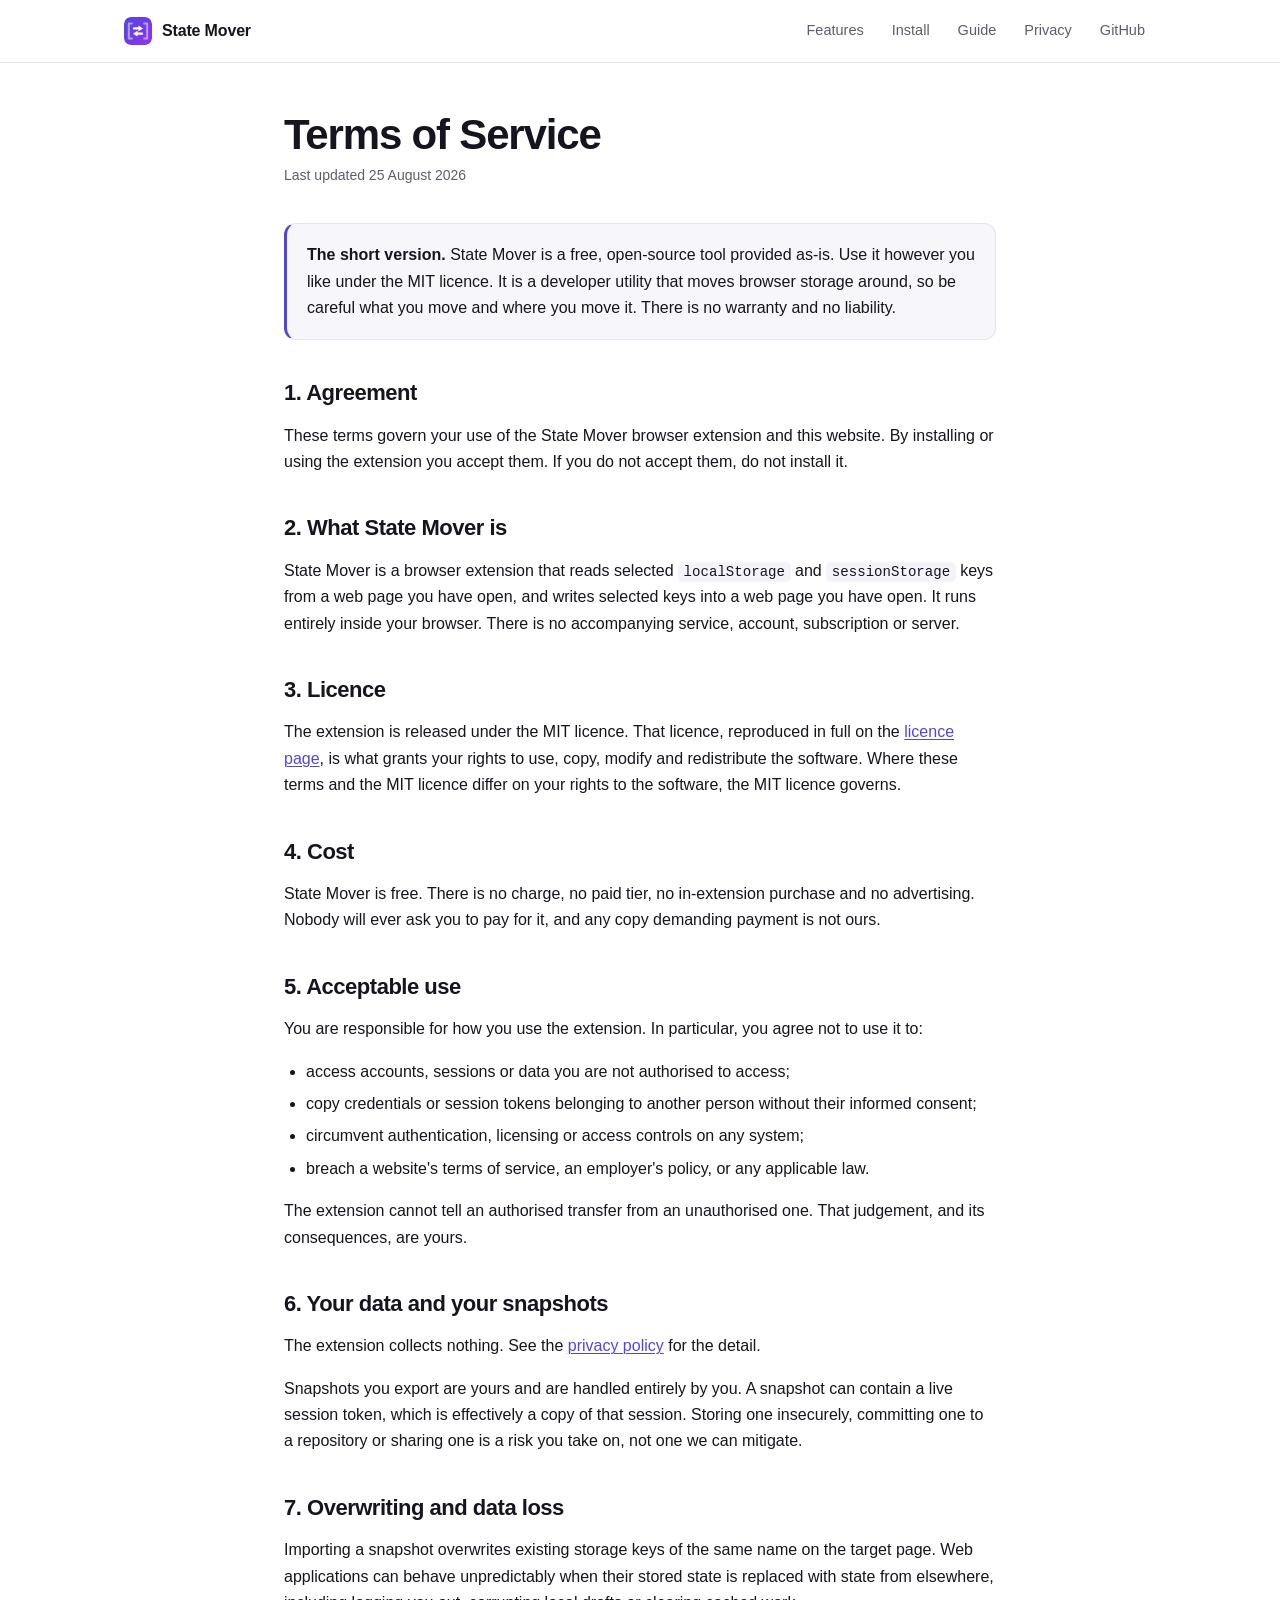
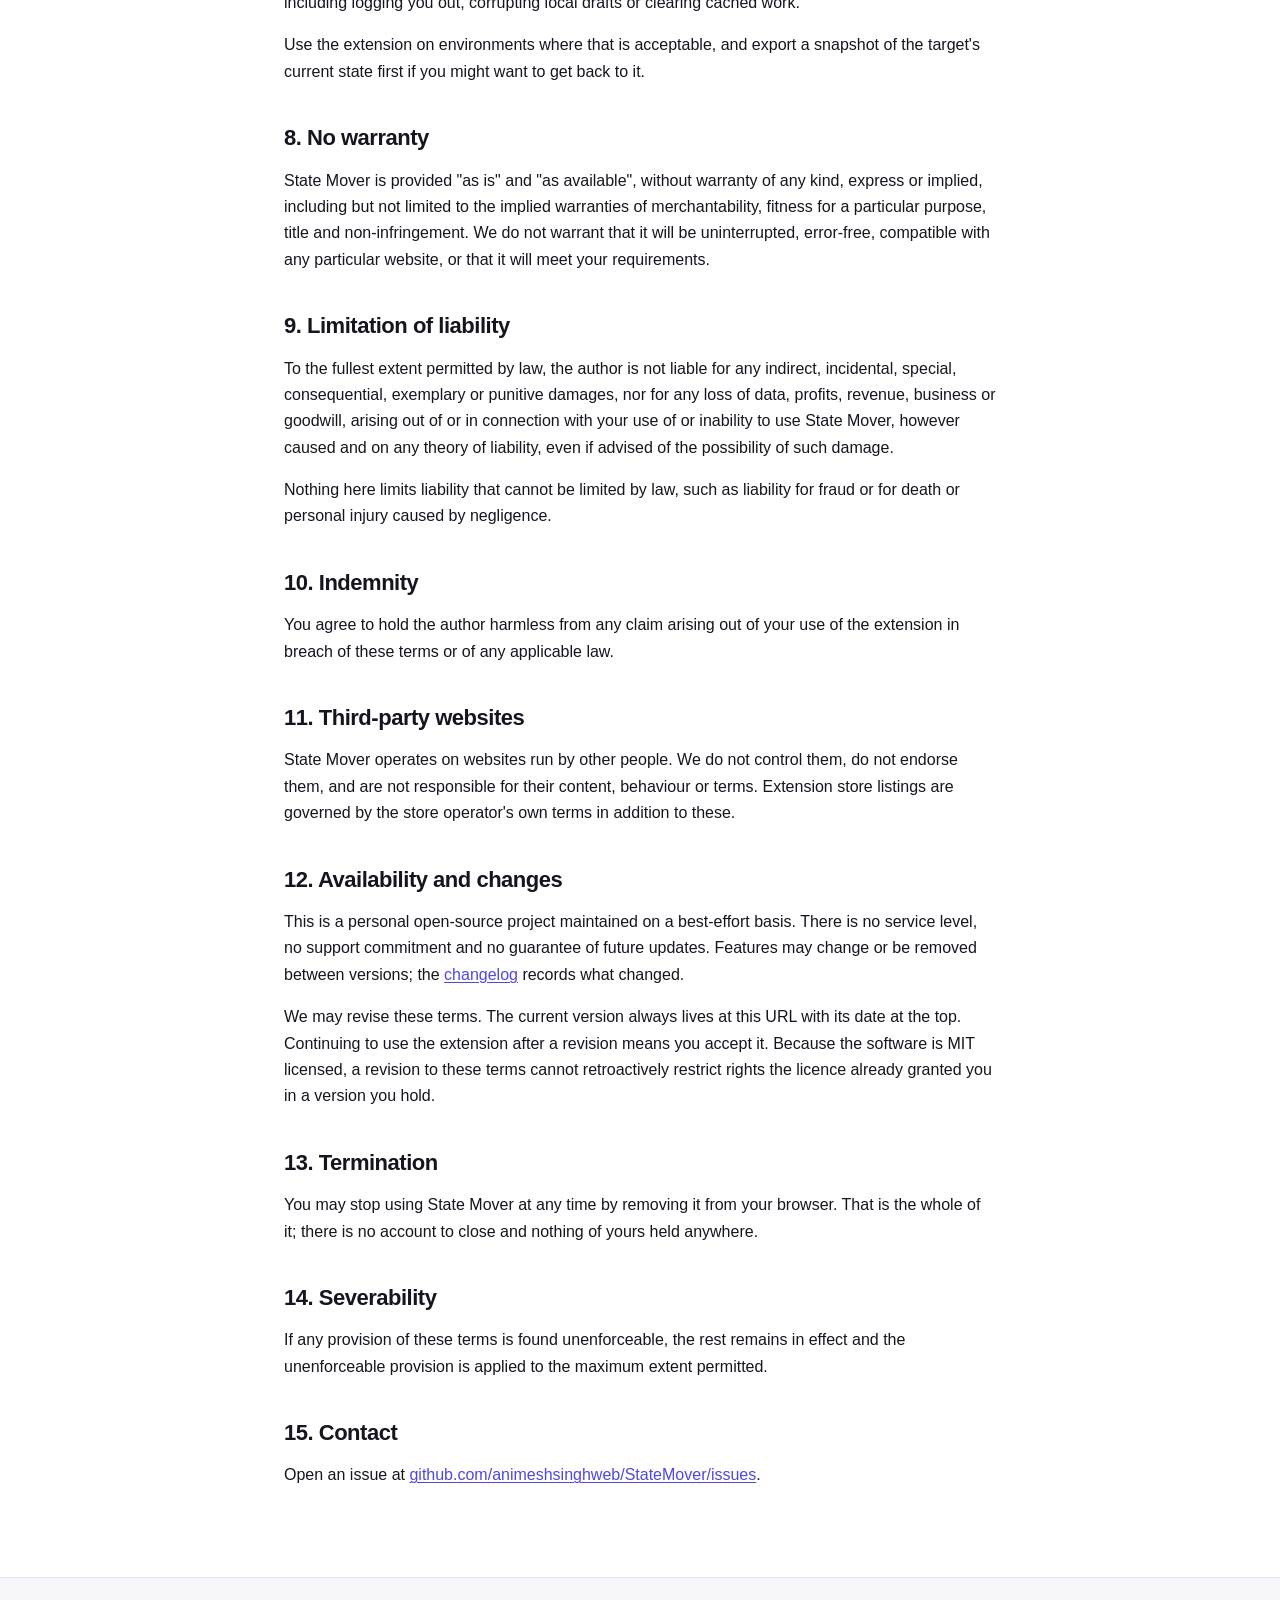
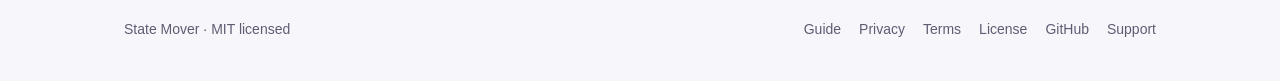
<file: docs/terms.html>
<!DOCTYPE html>
<html lang="en">
<head>
<meta charset="UTF-8">
<meta name="viewport" content="width=device-width, initial-scale=1">
<title>Terms of Service - State Mover</title>
<meta name="description" content="The terms covering use of the State Mover browser extension: MIT licensed, free, provided as-is with no warranty.">
<link rel="canonical" href="https://animeshsingh.in/StateMover/terms.html">
<meta property="og:title" content="State Mover - Terms of Service">
<meta property="og:description" content="The terms covering use of the State Mover browser extension: MIT licensed, free, provided as-is with no warranty.">
<meta property="og:image" content="https://animeshsingh.in/StateMover/assets/og.png">
<meta name="twitter:card" content="summary_large_image">
<link rel="icon" href="assets/logo.svg" type="image/svg+xml">
<link rel="stylesheet" href="styles.css">
</head>
<body>

<header class="site-header">
    <div class="wrap">
        <a class="brand" href="./"><img src="assets/logo.svg" alt="">State Mover</a>
        <nav class="site-nav">
            <a href="./#features">Features</a>
            <a href="./#install">Install</a>
            <a href="guide.html">Guide</a>
            <a href="privacy.html">Privacy</a>
            <a href="https://github.com/animeshsinghweb/StateMover">GitHub</a>
        </nav>
    </div>
</header>

<main class="doc">
<div class="wrap">
<h1>Terms of Service</h1>
<p class="updated">Last updated 25 August 2026</p>

<div class="callout">
<p><strong>The short version.</strong> State Mover is a free, open-source tool
provided as-is. Use it however you like under the MIT licence. It is a developer
utility that moves browser storage around, so be careful what you move and where
you move it. There is no warranty and no liability.</p>
</div>

<h2>1. Agreement</h2>
<p>These terms govern your use of the State Mover browser extension and this website. By installing or using the extension you accept them. If you do not accept them, do not install it.</p>

<h2>2. What State Mover is</h2>
<p>State Mover is a browser extension that reads selected <code>localStorage</code> and <code>sessionStorage</code> keys from a web page you have open, and writes selected keys into a web page you have open. It runs entirely inside your browser. There is no accompanying service, account, subscription or server.</p>

<h2>3. Licence</h2>
<p>The extension is released under the MIT licence. That licence, reproduced in full on the <a href="license.html">licence page</a>, is what grants your rights to use, copy, modify and redistribute the software. Where these terms and the MIT licence differ on your rights to the software, the MIT licence governs.</p>

<h2>4. Cost</h2>
<p>State Mover is free. There is no charge, no paid tier, no in-extension purchase and no advertising. Nobody will ever ask you to pay for it, and any copy demanding payment is not ours.</p>

<h2>5. Acceptable use</h2>
<p>You are responsible for how you use the extension. In particular, you agree not to use it to:</p>
<ul>
    <li>access accounts, sessions or data you are not authorised to access;</li>
    <li>copy credentials or session tokens belonging to another person without their informed consent;</li>
    <li>circumvent authentication, licensing or access controls on any system;</li>
    <li>breach a website's terms of service, an employer's policy, or any applicable law.</li>
</ul>
<p>The extension cannot tell an authorised transfer from an unauthorised one. That judgement, and its consequences, are yours.</p>

<h2>6. Your data and your snapshots</h2>
<p>The extension collects nothing. See the <a href="privacy.html">privacy policy</a> for the detail.</p>
<p>Snapshots you export are yours and are handled entirely by you. A snapshot can contain a live session token, which is effectively a copy of that session. Storing one insecurely, committing one to a repository or sharing one is a risk you take on, not one we can mitigate.</p>

<h2>7. Overwriting and data loss</h2>
<p>Importing a snapshot overwrites existing storage keys of the same name on the target page. Web applications can behave unpredictably when their stored state is replaced with state from elsewhere, including logging you out, corrupting local drafts or clearing cached work.</p>
<p>Use the extension on environments where that is acceptable, and export a snapshot of the target's current state first if you might want to get back to it.</p>

<h2>8. No warranty</h2>
<p>State Mover is provided "as is" and "as available", without warranty of any kind, express or implied, including but not limited to the implied warranties of merchantability, fitness for a particular purpose, title and non-infringement. We do not warrant that it will be uninterrupted, error-free, compatible with any particular website, or that it will meet your requirements.</p>

<h2>9. Limitation of liability</h2>
<p>To the fullest extent permitted by law, the author is not liable for any indirect, incidental, special, consequential, exemplary or punitive damages, nor for any loss of data, profits, revenue, business or goodwill, arising out of or in connection with your use of or inability to use State Mover, however caused and on any theory of liability, even if advised of the possibility of such damage.</p>
<p>Nothing here limits liability that cannot be limited by law, such as liability for fraud or for death or personal injury caused by negligence.</p>

<h2>10. Indemnity</h2>
<p>You agree to hold the author harmless from any claim arising out of your use of the extension in breach of these terms or of any applicable law.</p>

<h2>11. Third-party websites</h2>
<p>State Mover operates on websites run by other people. We do not control them, do not endorse them, and are not responsible for their content, behaviour or terms. Extension store listings are governed by the store operator's own terms in addition to these.</p>

<h2>12. Availability and changes</h2>
<p>This is a personal open-source project maintained on a best-effort basis. There is no service level, no support commitment and no guarantee of future updates. Features may change or be removed between versions; the <a href="https://github.com/animeshsinghweb/StateMover/blob/main/CHANGELOG.md">changelog</a> records what changed.</p>
<p>We may revise these terms. The current version always lives at this URL with its date at the top. Continuing to use the extension after a revision means you accept it. Because the software is MIT licensed, a revision to these terms cannot retroactively restrict rights the licence already granted you in a version you hold.</p>

<h2>13. Termination</h2>
<p>You may stop using State Mover at any time by removing it from your browser. That is the whole of it; there is no account to close and nothing of yours held anywhere.</p>

<h2>14. Severability</h2>
<p>If any provision of these terms is found unenforceable, the rest remains in effect and the unenforceable provision is applied to the maximum extent permitted.</p>

<h2>15. Contact</h2>
<p>Open an issue at <a href="https://github.com/animeshsinghweb/StateMover/issues">github.com/animeshsinghweb/StateMover/issues</a>.</p>
</div>
</main>

<footer class="site-footer">
    <div class="wrap">
        <span>State Mover &middot; MIT licensed</span>
        <nav class="footer-links">
            <a href="guide.html">Guide</a>
            <a href="privacy.html">Privacy</a>
            <a href="terms.html">Terms</a>
            <a href="license.html">License</a>
            <a href="https://github.com/animeshsinghweb/StateMover">GitHub</a>
            <a href="https://github.com/animeshsinghweb/StateMover/issues">Support</a>
        </nav>
    </div>
</footer>

</body>
</html>
</file>
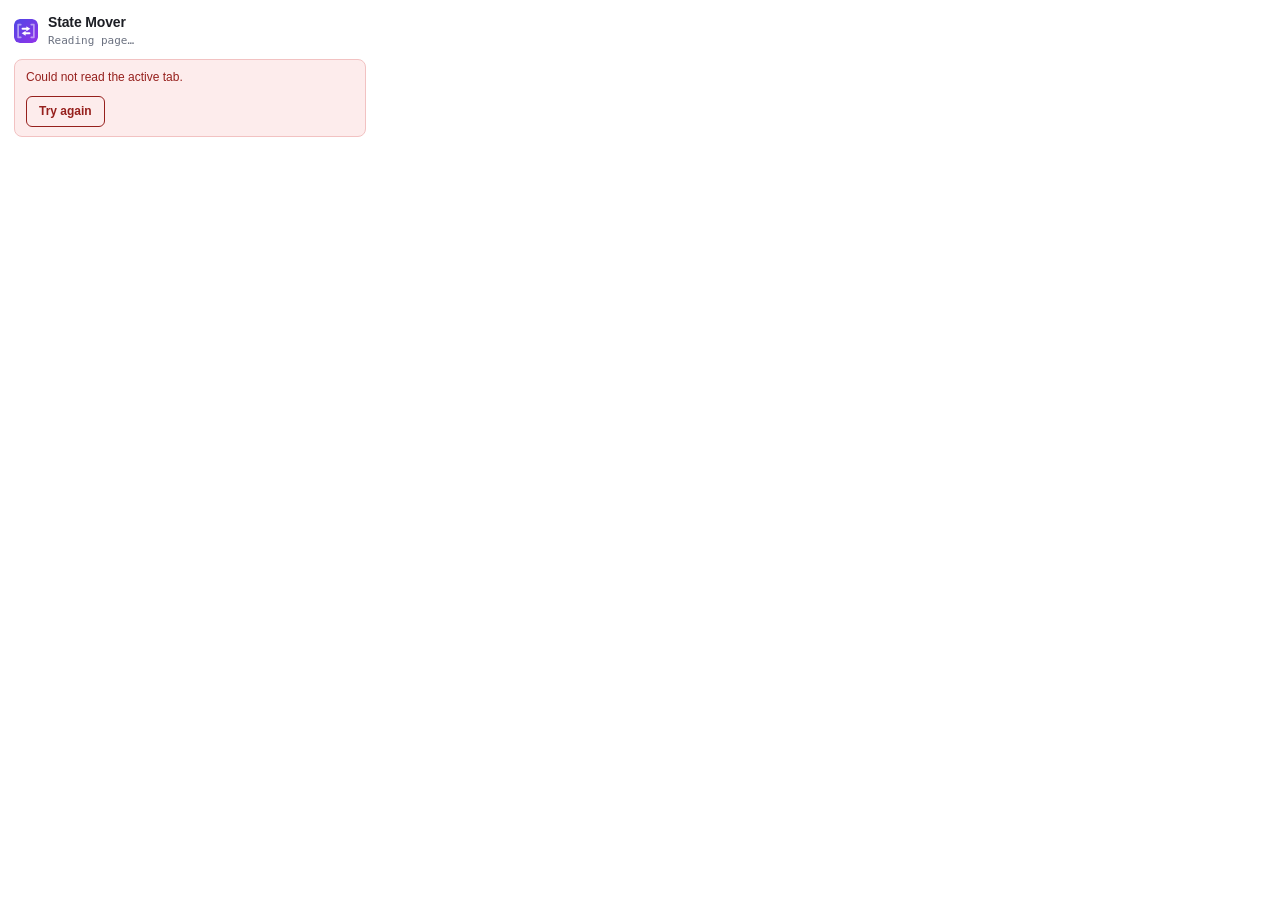
<file: src/popup.html>
<!DOCTYPE html>
<html lang="en">
<head>
    <meta charset="UTF-8">
    <title>State Mover</title>
    <link rel="stylesheet" href="popup.css">
</head>
<body>
    <header class="app-header">
        <img class="app-logo" src="../icons/icon-48.png" alt="" width="24" height="24">
        <div class="app-title">
            <h1>State Mover</h1>
            <p id="originLabel" class="app-origin">Reading page&hellip;</p>
        </div>
    </header>

    <div id="pageError" class="banner banner-error" hidden></div>

    <main id="workspace">
        <nav class="tabs" role="tablist">
            <button id="tabLocal" class="tab is-active" role="tab" aria-selected="true" aria-controls="keyList">
                localStorage <span id="localCount" class="tab-count">0</span>
            </button>
            <button id="tabSession" class="tab" role="tab" aria-selected="false" aria-controls="keyList">
                sessionStorage <span id="sessionCount" class="tab-count">0</span>
            </button>
        </nav>

        <div class="toolbar">
            <input id="filterInput" class="filter" type="search" placeholder="Filter keys" autocomplete="off" spellcheck="false">
            <button id="selectAllBtn" class="link-btn" type="button">All</button>
            <button id="selectNoneBtn" class="link-btn" type="button">None</button>
        </div>

        <div id="keyList" class="key-list" role="tabpanel"></div>

        <p id="selectionSummary" class="summary">No keys selected.</p>

        <section class="section">
            <h2>Export</h2>
            <div class="button-row">
                <button id="copyBtn" class="btn btn-primary" type="button">Copy snapshot</button>
                <button id="downloadBtn" class="btn" type="button">Download .json</button>
            </div>
        </section>

        <section class="section">
            <h2>Import</h2>
            <textarea id="importData" placeholder="Paste a State Mover snapshot here, or load a .json file." spellcheck="false"></textarea>
            <label class="checkbox-row">
                <input id="reloadAfterImport" type="checkbox" checked>
                <span>Reload the page after import</span>
            </label>
            <div class="button-row">
                <button id="importBtn" class="btn btn-primary" type="button">Apply snapshot</button>
                <button id="loadFileBtn" class="btn" type="button">Load file&hellip;</button>
                <input id="fileInput" type="file" accept="application/json,.json" hidden>
            </div>
        </section>
    </main>

    <div id="toast" class="toast" role="status" aria-live="polite" hidden></div>

    <script src="popup.js"></script>
</body>
</html>
</file>
<file: docs/styles.css>
:root {
    color-scheme: light dark;
    --bg: #ffffff;
    --bg-sunken: #f7f7fb;
    --bg-raised: #ffffff;
    --border: #e5e4ee;
    --text: #16151f;
    --text-muted: #5f5c72;
    --accent: #4f46e5;
    --accent-strong: #4338ca;
    --accent-soft: #f0eeff;
    --code-bg: #f4f3f9;
    --shadow: 0 1px 2px rgb(20 16 50 / .05), 0 12px 32px -14px rgb(20 16 50 / .16);
    --radius: 12px;
    --maxw: 1080px;
}

@media (prefers-color-scheme: dark) {
    :root {
        --bg: #121116;
        --bg-sunken: #1a1922;
        --bg-raised: #1c1b25;
        --border: #2f2e3c;
        --text: #e9e8ef;
        --text-muted: #9c99ad;
        --accent: #8b83f7;
        --accent-strong: #a49df9;
        --accent-soft: #221f3a;
        --code-bg: #201f2b;
        --shadow: 0 1px 2px rgb(0 0 0 / .3), 0 12px 32px -14px rgb(0 0 0 / .6);
    }
}

* { box-sizing: border-box; }

html { scroll-behavior: smooth; }
@media (prefers-reduced-motion: reduce) { html { scroll-behavior: auto; } }

body {
    margin: 0;
    background: var(--bg);
    color: var(--text);
    font: 16px/1.65 -apple-system, BlinkMacSystemFont, "Segoe UI", Roboto, Ubuntu, sans-serif;
    -webkit-font-smoothing: antialiased;
}

.wrap { width: 100%; max-width: var(--maxw); margin: 0 auto; padding: 0 24px; }

a { color: var(--accent); text-decoration-thickness: 1px; text-underline-offset: 2px; }
a:hover { color: var(--accent-strong); }

code, pre, kbd {
    font-family: ui-monospace, SFMono-Regular, Menlo, Consolas, monospace;
}

code {
    padding: 0.15em 0.4em;
    border-radius: 5px;
    background: var(--code-bg);
    font-size: 0.88em;
}

pre {
    margin: 18px 0;
    padding: 15px 17px;
    border: 1px solid var(--border);
    border-radius: var(--radius);
    background: var(--code-bg);
    overflow-x: auto;
    font-size: 13.5px;
    line-height: 1.6;
}

pre code { padding: 0; background: none; font-size: inherit; }

kbd {
    padding: 2px 6px;
    border: 1px solid var(--border);
    border-bottom-width: 2px;
    border-radius: 5px;
    background: var(--bg-raised);
    font-size: 0.85em;
}

img { max-width: 100%; height: auto; }

/* --- Header --- */

.site-header {
    position: sticky;
    top: 0;
    z-index: 10;
    background: color-mix(in srgb, var(--bg) 88%, transparent);
    backdrop-filter: saturate(180%) blur(12px);
    border-bottom: 1px solid var(--border);
}

.site-header .wrap {
    display: flex;
    align-items: center;
    gap: 16px;
    height: 62px;
}

.brand {
    display: flex;
    align-items: center;
    gap: 10px;
    font-weight: 650;
    color: var(--text);
    text-decoration: none;
    letter-spacing: -0.01em;
}

.brand img { width: 28px; height: 28px; border-radius: 7px; }

.site-nav { margin-left: auto; display: flex; align-items: center; gap: 6px; flex-wrap: wrap; }

.site-nav a {
    padding: 7px 11px;
    border-radius: 8px;
    color: var(--text-muted);
    font-size: 14.5px;
    font-weight: 500;
    text-decoration: none;
}

.site-nav a:hover { background: var(--bg-sunken); color: var(--text); }
.site-nav a[aria-current="page"] { color: var(--text); background: var(--bg-sunken); }

/* --- Buttons --- */

.btn {
    display: inline-flex;
    align-items: center;
    gap: 8px;
    padding: 11px 20px;
    border: 1px solid var(--border);
    border-radius: 10px;
    background: var(--bg-raised);
    color: var(--text);
    font-size: 15px;
    font-weight: 550;
    text-decoration: none;
    white-space: nowrap;
}

.btn:hover { border-color: var(--text-muted); color: var(--text); }

.btn-primary {
    background: var(--accent);
    border-color: var(--accent);
    color: #ffffff;
}

.btn-primary:hover { background: var(--accent-strong); border-color: var(--accent-strong); color: #ffffff; }

/* --- Hero --- */

.hero { padding: 76px 0 56px; text-align: center; }

.hero h1 {
    margin: 0 0 18px;
    font-size: clamp(34px, 6vw, 56px);
    line-height: 1.07;
    letter-spacing: -0.03em;
    font-weight: 700;
}

.hero h1 em {
    font-style: normal;
    background: linear-gradient(96deg, #4f46e5, #9333ea);
    -webkit-background-clip: text;
    background-clip: text;
    color: transparent;
}

.hero .lede {
    max-width: 620px;
    margin: 0 auto 30px;
    font-size: clamp(17px, 2.2vw, 20px);
    color: var(--text-muted);
}

.hero-actions {
    display: flex;
    justify-content: center;
    gap: 12px;
    flex-wrap: wrap;
    margin-bottom: 12px;
}

.hero-note { font-size: 13.5px; color: var(--text-muted); }

.hero-shot {
    margin: 48px auto 0;
    width: 100%;
    max-width: 760px;
    border-radius: var(--radius);
    border: 1px solid var(--border);
    box-shadow: var(--shadow);
    display: block;
    overflow: hidden;
}

/* --- Sections --- */

section { padding: 56px 0; }
section + section { border-top: 1px solid var(--border); }

h2 {
    margin: 0 0 10px;
    font-size: clamp(24px, 3.4vw, 32px);
    line-height: 1.2;
    letter-spacing: -0.022em;
    font-weight: 680;
}

.section-lede { margin: 0 0 32px; color: var(--text-muted); max-width: 640px; }

h3 { margin: 32px 0 8px; font-size: 19px; letter-spacing: -0.012em; font-weight: 640; }

.grid {
    display: grid;
    grid-template-columns: repeat(auto-fit, minmax(250px, 1fr));
    gap: 18px;
}

.card {
    padding: 22px;
    border: 1px solid var(--border);
    border-radius: var(--radius);
    background: var(--bg-raised);
}

.card h3 { margin: 0 0 6px; font-size: 16.5px; }
.card p { margin: 0; color: var(--text-muted); font-size: 14.5px; line-height: 1.6; }

.card-icon {
    display: grid;
    place-items: center;
    width: 34px;
    height: 34px;
    margin-bottom: 13px;
    border-radius: 9px;
    background: var(--accent-soft);
    color: var(--accent);
}

.card-icon svg { width: 18px; height: 18px; }

/* --- Steps --- */

.steps { counter-reset: step; display: grid; gap: 20px; margin: 0; padding: 0; list-style: none; }

.steps li {
    counter-increment: step;
    display: grid;
    grid-template-columns: 34px 1fr;
    gap: 15px;
    align-items: start;
}

.steps li::before {
    content: counter(step);
    display: grid;
    place-items: center;
    width: 34px;
    height: 34px;
    border-radius: 999px;
    background: var(--accent);
    color: #ffffff;
    font-size: 14px;
    font-weight: 650;
}

.steps li > div > strong { display: block; margin-bottom: 2px; }
.steps li p { margin: 0; color: var(--text-muted); font-size: 15px; }

/* --- Tables --- */

.table-scroll { overflow-x: auto; margin: 20px 0; }

table {
    width: 100%;
    border-collapse: collapse;
    font-size: 14.5px;
}

th, td {
    padding: 11px 14px;
    text-align: left;
    border-bottom: 1px solid var(--border);
    vertical-align: top;
}

th { font-weight: 620; font-size: 13px; letter-spacing: 0.03em; text-transform: uppercase; color: var(--text-muted); }
tbody tr:last-child td { border-bottom: 0; }

/* --- Callout --- */

.callout {
    margin: 26px 0;
    padding: 18px 20px;
    border: 1px solid var(--border);
    border-left: 3px solid var(--accent);
    border-radius: var(--radius);
    background: var(--bg-sunken);
}

.callout p:first-child { margin-top: 0; }
.callout p:last-child { margin-bottom: 0; }

/* --- Doc pages --- */

.doc { padding: 48px 0 72px; }
.doc > .wrap { max-width: 760px; }
.doc h1 { margin: 0 0 6px; font-size: clamp(30px, 5vw, 42px); letter-spacing: -0.028em; line-height: 1.12; }
.doc .updated { margin: 0 0 36px; color: var(--text-muted); font-size: 14px; }
.doc h2 { margin: 40px 0 10px; font-size: 22px; padding-top: 0; border: 0; }
.doc h3 { margin: 28px 0 6px; font-size: 17px; }
.doc p, .doc li { color: var(--text); overflow-wrap: break-word; }
.doc a { overflow-wrap: anywhere; }
.doc ul, .doc ol { padding-left: 22px; }
.doc li { margin: 6px 0; }
.doc section { padding: 0; border: 0; }

.toc {
    margin: 0 0 40px;
    padding: 18px 22px;
    border: 1px solid var(--border);
    border-radius: var(--radius);
    background: var(--bg-sunken);
}

.toc strong { display: block; margin-bottom: 8px; font-size: 13px; letter-spacing: 0.04em; text-transform: uppercase; color: var(--text-muted); }
.toc ol { margin: 0; padding-left: 20px; }
.toc li { margin: 4px 0; font-size: 14.5px; }

/* --- Footer --- */

.site-footer {
    padding: 40px 0;
    border-top: 1px solid var(--border);
    background: var(--bg-sunken);
    font-size: 14px;
    color: var(--text-muted);
}

.site-footer .wrap { display: flex; gap: 20px; flex-wrap: wrap; align-items: center; }
.footer-links { margin-left: auto; display: flex; gap: 18px; flex-wrap: wrap; }
.site-footer a { color: var(--text-muted); text-decoration: none; }
.site-footer a:hover { color: var(--text); text-decoration: underline; }

@media (max-width: 620px) {
    .site-header .wrap { height: auto; padding-top: 10px; padding-bottom: 10px; flex-wrap: wrap; }
    .site-nav { margin-left: 0; width: 100%; }
    .hero { padding: 48px 0 40px; }
    .footer-links { margin-left: 0; }
}
</file>
<file: src/popup.css>
:root {
    color-scheme: light dark;

    --bg: #ffffff;
    --bg-sunken: #f5f6f8;
    --bg-raised: #ffffff;
    --border: #e2e4e9;
    --border-strong: #c9ccd4;
    --text: #1c1e24;
    --text-muted: #6b7180;
    --accent: #4f46e5;
    --accent-strong: #4338ca;
    --accent-contrast: #ffffff;
    --danger-bg: #fdecec;
    --danger-border: #f2c2c2;
    --danger-text: #96201d;
    --radius: 8px;
}

@media (prefers-color-scheme: dark) {
    :root {
        --bg: #191b20;
        --bg-sunken: #202329;
        --bg-raised: #24272e;
        --border: #33373f;
        --border-strong: #464b55;
        --text: #e7e9ee;
        --text-muted: #969cab;
        --accent: #7c74f0;
        --accent-strong: #8f88f5;
        --accent-contrast: #14161a;
        --danger-bg: #3a1f1f;
        --danger-border: #5d3030;
        --danger-text: #ffb4b0;
    }
}

* { box-sizing: border-box; }

body {
    width: 380px;
    margin: 0;
    padding: 0 14px 14px;
    background: var(--bg);
    color: var(--text);
    font: 13px/1.45 -apple-system, BlinkMacSystemFont, "Segoe UI", Roboto, Ubuntu, sans-serif;
}

/* --- Header --- */

.app-header {
    display: flex;
    align-items: center;
    gap: 10px;
    padding: 12px 0 10px;
    position: sticky;
    top: 0;
    background: var(--bg);
    z-index: 2;
}

.app-logo { border-radius: 6px; flex: none; }
.app-title { min-width: 0; }

.app-title h1 {
    margin: 0;
    font-size: 14px;
    font-weight: 600;
    letter-spacing: -0.01em;
}

.app-origin {
    margin: 1px 0 0;
    font-size: 11px;
    color: var(--text-muted);
    font-family: ui-monospace, SFMono-Regular, Menlo, monospace;
    overflow: hidden;
    text-overflow: ellipsis;
    white-space: nowrap;
}

/* --- Banners --- */

.banner {
    padding: 9px 11px;
    border-radius: var(--radius);
    font-size: 12px;
    margin-bottom: 12px;
}

.banner-error {
    background: var(--danger-bg);
    border: 1px solid var(--danger-border);
    color: var(--danger-text);
}

.banner-text { margin: 0; }

.banner-btn {
    margin-top: 9px;
    padding: 6px 12px;
    border: 1px solid currentColor;
    border-radius: 6px;
    background: transparent;
    color: inherit;
    font: inherit;
    font-size: 12px;
    font-weight: 550;
    cursor: pointer;
}

.banner-btn:hover:not(:disabled) { background: rgb(0 0 0 / 0.06); }
.banner-btn:disabled { opacity: 0.55; cursor: progress; }

/* --- Tabs --- */

.tabs {
    display: flex;
    gap: 4px;
    padding: 3px;
    background: var(--bg-sunken);
    border-radius: var(--radius);
    margin-bottom: 10px;
}

.tab {
    flex: 1;
    display: flex;
    align-items: center;
    justify-content: center;
    gap: 6px;
    padding: 6px 4px;
    border: 0;
    border-radius: 6px;
    background: transparent;
    color: var(--text-muted);
    font: inherit;
    font-size: 12px;
    font-weight: 500;
    cursor: pointer;
}

.tab:hover { color: var(--text); }

.tab.is-active {
    background: var(--bg-raised);
    color: var(--text);
    box-shadow: 0 1px 2px rgb(0 0 0 / 0.12);
}

.tab-count {
    min-width: 18px;
    padding: 0 5px;
    border-radius: 9px;
    background: var(--bg-sunken);
    color: var(--text-muted);
    font-size: 10px;
    font-variant-numeric: tabular-nums;
}

.tab.is-active .tab-count { background: var(--accent); color: var(--accent-contrast); }

/* --- Toolbar --- */

.toolbar {
    display: flex;
    align-items: center;
    gap: 6px;
    margin-bottom: 8px;
}

.filter {
    flex: 1;
    min-width: 0;
    padding: 6px 9px;
    border: 1px solid var(--border);
    border-radius: 6px;
    background: var(--bg-raised);
    color: var(--text);
    font: inherit;
    font-size: 12px;
}

.filter:focus-visible { outline: 2px solid var(--accent); outline-offset: -1px; }

.link-btn {
    padding: 5px 7px;
    border: 0;
    border-radius: 5px;
    background: transparent;
    color: var(--accent);
    font: inherit;
    font-size: 12px;
    font-weight: 500;
    cursor: pointer;
}

.link-btn:hover { background: var(--bg-sunken); }

/* --- Key list --- */

.key-list {
    max-height: 220px;
    overflow-y: auto;
    overscroll-behavior: contain;
    border: 1px solid var(--border);
    border-radius: var(--radius);
    background: var(--bg-raised);
    contain: content;
}

.key-row { border-bottom: 1px solid var(--border); }
.key-row:last-child { border-bottom: 0; }

.key-head {
    display: flex;
    align-items: center;
    gap: 8px;
    padding: 6px 9px;
}

.key-head:hover { background: var(--bg-sunken); }
.key-head input[type="checkbox"] { flex: none; margin: 0; accent-color: var(--accent); }

.key-name {
    flex: 1;
    min-width: 0;
    overflow: hidden;
    text-overflow: ellipsis;
    white-space: nowrap;
    font-family: ui-monospace, SFMono-Regular, Menlo, monospace;
    font-size: 11px;
    cursor: pointer;
}

.key-size {
    flex: none;
    color: var(--text-muted);
    font-size: 10px;
    font-variant-numeric: tabular-nums;
}

.key-peek {
    flex: none;
    width: 20px;
    height: 20px;
    padding: 0;
    border: 0;
    border-radius: 4px;
    background: transparent;
    color: var(--text-muted);
    font: inherit;
    font-size: 10px;
    cursor: pointer;
}

.key-peek:hover { background: var(--bg-sunken); color: var(--text); }
.key-peek[aria-expanded="true"] { transform: rotate(90deg); }

.key-value {
    margin: 0;
    padding: 8px 10px;
    max-height: 160px;
    overflow: auto;
    background: var(--bg-sunken);
    border-top: 1px solid var(--border);
    font-family: ui-monospace, SFMono-Regular, Menlo, monospace;
    font-size: 10.5px;
    line-height: 1.4;
    white-space: pre-wrap;
    word-break: break-all;
}

.empty {
    padding: 20px 12px;
    text-align: center;
    color: var(--text-muted);
    font-size: 12px;
}

/* --- Summary + sections --- */

.summary {
    margin: 8px 2px 0;
    font-size: 11px;
    color: var(--text-muted);
    font-variant-numeric: tabular-nums;
}

.section { margin-top: 16px; }

.section h2 {
    margin: 0 0 7px;
    font-size: 11px;
    font-weight: 600;
    letter-spacing: 0.05em;
    text-transform: uppercase;
    color: var(--text-muted);
}

.button-row { display: flex; gap: 8px; }

.btn {
    flex: 1;
    padding: 8px 10px;
    border: 1px solid var(--border-strong);
    border-radius: 6px;
    background: var(--bg-raised);
    color: var(--text);
    font: inherit;
    font-size: 12px;
    font-weight: 500;
    cursor: pointer;
}

.btn:hover:not(:disabled) { border-color: var(--text-muted); }

.btn-primary {
    background: var(--accent);
    border-color: var(--accent);
    color: var(--accent-contrast);
}

.btn-primary:hover:not(:disabled) { background: var(--accent-strong); border-color: var(--accent-strong); }
.btn:disabled { opacity: 0.5; cursor: not-allowed; }
.btn:focus-visible, .tab:focus-visible, .link-btn:focus-visible { outline: 2px solid var(--accent); outline-offset: 1px; }

textarea {
    width: 100%;
    height: 64px;
    padding: 7px 9px;
    border: 1px solid var(--border);
    border-radius: 6px;
    background: var(--bg-raised);
    color: var(--text);
    font-family: ui-monospace, SFMono-Regular, Menlo, monospace;
    font-size: 11px;
    resize: vertical;
}

textarea:focus-visible { outline: 2px solid var(--accent); outline-offset: -1px; }

.checkbox-row {
    display: flex;
    align-items: center;
    gap: 6px;
    margin: 7px 0 9px;
    font-size: 12px;
    color: var(--text-muted);
    cursor: pointer;
}

.checkbox-row input { margin: 0; accent-color: var(--accent); }

/* --- Toast --- */

.toast {
    position: fixed;
    left: 14px;
    right: 14px;
    bottom: 12px;
    padding: 9px 12px;
    border-radius: var(--radius);
    background: #1c1e24;
    color: #ffffff;
    font-size: 12px;
    box-shadow: 0 6px 20px rgb(0 0 0 / 0.28);
    animation: toast-in 140ms ease-out;
}

.toast.is-error { background: #b3261e; }

@keyframes toast-in {
    from { opacity: 0; transform: translateY(6px); }
    to { opacity: 1; transform: none; }
}

@media (prefers-reduced-motion: reduce) {
    .toast { animation: none; }
    .key-peek[aria-expanded="true"] { transform: none; }
}
</file>
